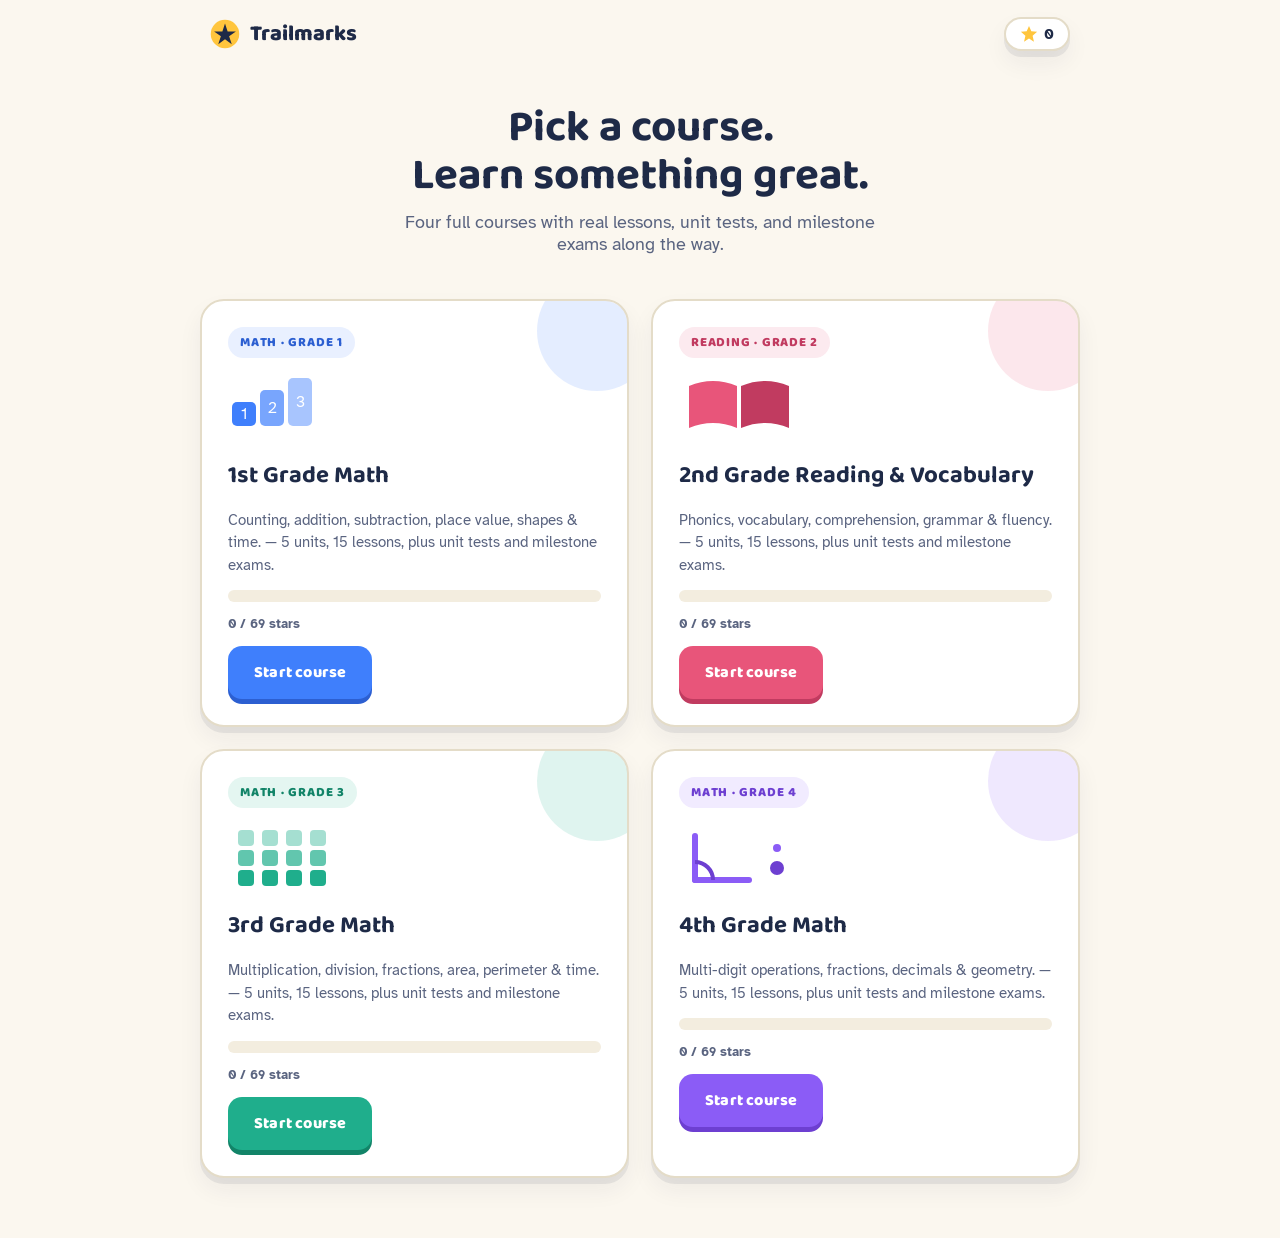
<file: index_temp.html>
<!DOCTYPE html>
<html lang="en">
<head>
<meta charset="UTF-8">
<meta name="viewport" content="width=device-width, initial-scale=1.0">
<title>Trailmarks — Learn Something Great</title>
<link rel="preconnect" href="https://fonts.googleapis.com">
<link href="https://fonts.googleapis.com/css2?family=Baloo+2:wght@500;700;800&family=Atkinson+Hyperlegible:wght@400;700&display=swap" rel="stylesheet">
<style>
:root{
  --paper:#FBF7EF;
  --paper-deep:#F3EDDF;
  --ink:#1E2A47;
  --ink-soft:#5A6480;
  --math:#3F7FFC;
  --math-dark:#2C5FD1;
  --math-tint:#E9F0FF;
  --read:#E8557A;
  --read-dark:#C13B60;
  --read-tint:#FCEAEF;
  --math3:#1FAE8C;
  --math3-dark:#128468;
  --math3-tint:#E4F6F1;
  --math4:#8B5CF6;
  --math4-dark:#6D3FD1;
  --math4-tint:#F1EBFF;
  --sun:#FFC53D;
  --leaf:#2FB380;
  --leaf-dark:#1F8F64;
  --wrong:#FF6B5E;
  --card:#FFFFFF;
  --line:#E4DCC8;
  --radius:20px;
  --shadow:0 6px 0 rgba(30,42,71,0.08), 0 12px 24px rgba(30,42,71,0.06);
}
*{box-sizing:border-box;}
html,body{margin:0;padding:0;}
body{
  background:var(--paper);
  color:var(--ink);
  font-family:'Atkinson Hyperlegible',sans-serif;
  min-height:100vh;
  -webkit-font-smoothing:antialiased;
}
h1,h2,h3,.display{font-family:'Baloo 2',sans-serif;}
button{font-family:inherit;cursor:pointer;}
.wrap{max-width:900px;margin:0 auto;padding:0 20px;}

/* header */
.site-header{
  display:flex;align-items:center;justify-content:space-between;
  padding:16px 20px;max-width:900px;margin:0 auto;
}
.brand{display:flex;align-items:center;gap:10px;font-family:'Baloo 2',sans-serif;font-weight:800;font-size:22px;color:var(--ink);background:none;border:none;padding:0;}
.brand svg{display:block;}
.stat-pill{
  display:flex;align-items:center;gap:6px;background:var(--card);
  border:2px solid var(--line);border-radius:999px;padding:6px 14px;
  font-weight:700;font-size:15px;box-shadow:var(--shadow);
}
.stat-pill .n{color:var(--ink);}

main{padding-bottom:60px;}

/* buttons */
.btn{
  border:none;border-radius:14px;padding:14px 26px;font-weight:800;font-size:16px;
  font-family:'Baloo 2',sans-serif;letter-spacing:.2px;transition:transform .08s ease, filter .15s;
}
.btn:active{transform:translateY(2px);}
.btn-math{background:var(--math);color:#fff;box-shadow:0 5px 0 var(--math-dark);}
.btn-math:active{box-shadow:0 2px 0 var(--math-dark);}
.btn-read{background:var(--read);color:#fff;box-shadow:0 5px 0 var(--read-dark);}
.btn-read:active{box-shadow:0 2px 0 var(--read-dark);}
.btn-math3{background:var(--math3);color:#fff;box-shadow:0 5px 0 var(--math3-dark);}
.btn-math3:active{box-shadow:0 2px 0 var(--math3-dark);}
.btn-math4{background:var(--math4);color:#fff;box-shadow:0 5px 0 var(--math4-dark);}
.btn-math4:active{box-shadow:0 2px 0 var(--math4-dark);}
.btn-leaf{background:var(--leaf);color:#fff;box-shadow:0 5px 0 var(--leaf-dark);}
.btn-leaf:active{box-shadow:0 2px 0 var(--leaf-dark);}
.btn-ghost{background:var(--card);color:var(--ink);border:2px solid var(--line);box-shadow:none;}
.btn:disabled{opacity:.45;cursor:not-allowed;}
.btn-row{display:flex;gap:12px;flex-wrap:wrap;}

.backlink{
  display:inline-flex;align-items:center;gap:6px;background:none;border:none;
  color:var(--ink-soft);font-weight:700;font-size:15px;padding:8px 0;margin-bottom:6px;
}
.backlink:hover{color:var(--ink);}

/* HOME */
.hero{padding:36px 20px 10px;max-width:900px;margin:0 auto;text-align:center;}
.hero h1{font-size:clamp(30px,5vw,44px);margin:0 0 10px;line-height:1.1;}
.hero p{color:var(--ink-soft);font-size:18px;margin:0 auto;max-width:520px;}
.course-grid{display:grid;grid-template-columns:1fr 1fr;gap:22px;max-width:920px;margin:34px auto 0;padding:0 20px;}
@media (max-width:680px){.course-grid{grid-template-columns:1fr;}}
.course-card{
  background:var(--card);border-radius:24px;padding:26px;box-shadow:var(--shadow);
  border:2px solid var(--line);text-align:left;display:flex;flex-direction:column;gap:14px;
  position:relative;overflow:hidden;
}
.course-card::after{content:'';position:absolute;top:-30px;right:-30px;width:120px;height:120px;border-radius:50%;opacity:.14;}
.course-card.math::after{background:var(--math);}
.course-card.read::after{background:var(--read);}
.course-card.math3::after{background:var(--math3);}
.course-card.math4::after{background:var(--math4);}
.course-badge{display:inline-flex;align-items:center;gap:8px;font-weight:800;font-family:'Baloo 2',sans-serif;font-size:13px;text-transform:uppercase;letter-spacing:.06em;padding:5px 12px;border-radius:999px;width:fit-content;}
.course-card.math .course-badge{background:var(--math-tint);color:var(--math-dark);}
.course-card.read .course-badge{background:var(--read-tint);color:var(--read-dark);}
.course-card.math3 .course-badge{background:var(--math3-tint);color:var(--math3-dark);}
.course-card.math4 .course-badge{background:var(--math4-tint);color:var(--math4-dark);}
.course-illustration{display:flex;align-items:center;height:70px;}
.course-card h2{margin:0;font-size:24px;}
.course-card p.desc{color:var(--ink-soft);margin:0;font-size:15px;line-height:1.5;}
.progress-track{background:var(--paper-deep);border-radius:999px;height:12px;overflow:hidden;}
.progress-fill{height:100%;border-radius:999px;transition:width .4s ease;}
.course-card.math .progress-fill{background:var(--math);}
.course-card.read .progress-fill{background:var(--read);}
.course-card.math3 .progress-fill{background:var(--math3);}
.course-card.math4 .progress-fill{background:var(--math4);}
.progress-label{font-size:13px;color:var(--ink-soft);font-weight:700;}

/* COURSE PAGE */
.course-head{padding:20px 20px 6px;max-width:900px;margin:0 auto;}
.course-head h1{font-size:30px;margin:6px 0 4px;}
.course-head .sub{color:var(--ink-soft);margin:0 0 6px;}
.course-progress-bar{max-width:900px;margin:0 auto 10px;padding:0 20px;}

.unit{max-width:640px;margin:38px auto 0;padding:0 20px;}
.unit-title{display:flex;align-items:center;gap:12px;margin-bottom:6px;}
.unit-num{
  width:34px;height:34px;border-radius:10px;display:flex;align-items:center;justify-content:center;
  font-family:'Baloo 2',sans-serif;font-weight:800;color:#fff;flex:none;font-size:15px;
}
.unit-title h3{margin:0;font-size:20px;}
.unit-desc{color:var(--ink-soft);font-size:14px;margin:0 0 18px 46px;}

.trail{position:relative;display:flex;flex-direction:column;align-items:center;gap:18px;padding:10px 0 6px;}
.trail-line{position:absolute;top:6px;bottom:6px;left:50%;width:0;border-left:4px dashed var(--line);transform:translateX(-50%);z-index:0;}
.trail-node-wrap{position:relative;z-index:1;display:flex;flex-direction:column;align-items:center;gap:6px;}
.node-btn{
  width:74px;height:74px;border-radius:50%;border:none;display:flex;align-items:center;justify-content:center;
  font-family:'Baloo 2',sans-serif;font-weight:800;font-size:24px;color:#fff;position:relative;
  box-shadow:var(--shadow);transition:transform .1s ease;
}
.node-btn:active{transform:scale(.95);}
.node-btn.locked{background:#D8D2C2;color:#a49d89;box-shadow:none;cursor:not-allowed;}
.node-btn.available.math{background:var(--math);box-shadow:0 5px 0 var(--math-dark);}
.node-btn.available.read{background:var(--read);box-shadow:0 5px 0 var(--read-dark);}
.node-btn.completed{background:var(--sun);color:#7a5300;box-shadow:0 5px 0 #d9a11f;}
.node-label{font-size:13px;font-weight:700;color:var(--ink-soft);text-align:center;max-width:130px;}
.node-stars{display:flex;gap:2px;}
.node-stars svg{width:12px;height:12px;}

/* UNIT INTRO */
.unit-intro-box{background:var(--card);border:2px solid var(--line);border-radius:var(--radius);padding:28px;box-shadow:var(--shadow);}
.unit-eyebrow{font-family:'Baloo 2',sans-serif;font-weight:800;font-size:13px;text-transform:uppercase;letter-spacing:.06em;color:var(--ink-soft);margin:0 0 6px;}
.unit-intro-box h2{margin:0 0 12px;font-size:26px;}
.unit-intro-box .overview-text{font-size:17px;line-height:1.65;margin:0 0 20px;}
.objective-list{list-style:none;margin:0 0 20px;padding:0;display:flex;flex-direction:column;gap:10px;}
.objective-list li{display:flex;gap:10px;align-items:flex-start;font-size:15.5px;line-height:1.5;}
.objective-list .check-badge{flex:none;width:22px;height:22px;border-radius:50%;display:flex;align-items:center;justify-content:center;color:#fff;font-size:12px;margin-top:1px;}
.lesson-preview{display:flex;flex-direction:column;gap:6px;margin:0 0 22px;padding:14px 16px;background:var(--paper-deep);border-radius:12px;}
.lesson-preview .lp-row{display:flex;align-items:center;gap:8px;font-size:14.5px;color:var(--ink-soft);}
.lesson-preview .lp-num{font-family:'Baloo 2',sans-serif;font-weight:800;color:var(--ink);}

/* NODE variants for intro/test */
.node-btn.squarish{border-radius:20px;}

/* EXAM BANNER */
.exam-banner{
  max-width:640px;margin:34px auto 0;padding:0 20px;
}
.exam-banner-inner{
  background:linear-gradient(135deg,#2C2A3A,#3A3652);color:#fff;border-radius:22px;padding:24px 26px;
  box-shadow:var(--shadow);display:flex;align-items:center;gap:18px;position:relative;overflow:hidden;
}
.exam-banner-inner.locked{background:#E4DCC8;color:#8b8368;box-shadow:none;}
.exam-icon{flex:none;width:52px;height:52px;border-radius:50%;background:var(--sun);display:flex;align-items:center;justify-content:center;font-size:24px;}
.exam-banner-inner.locked .exam-icon{background:#c9c1ac;}
.exam-text{flex:1;min-width:0;}
.exam-text .exam-eyebrow{font-family:'Baloo 2',sans-serif;font-weight:800;font-size:12px;text-transform:uppercase;letter-spacing:.08em;opacity:.7;margin:0 0 2px;}
.exam-text h3{margin:0 0 4px;font-size:19px;font-family:'Baloo 2',sans-serif;}
.exam-text p{margin:0;font-size:13.5px;opacity:.85;}
.exam-stars{display:flex;gap:2px;margin-top:6px;}
.exam-stars svg{width:14px;height:14px;}
.exam-banner-inner button{flex:none;}

/* COURSE SHELL (sidebar layout) */
.course-shell{display:flex;max-width:1100px;margin:0 auto;gap:0;align-items:flex-start;}
.course-sidebar{width:250px;flex:none;padding:20px 12px 40px;border-right:2px solid var(--line);position:sticky;top:0;align-self:flex-start;max-height:100vh;overflow-y:auto;}
.sidebar-head{display:flex;align-items:center;gap:10px;padding:6px 10px 18px;}
.sidebar-head .ic{width:36px;height:36px;border-radius:10px;display:flex;align-items:center;justify-content:center;color:#fff;font-family:'Baloo 2',sans-serif;font-weight:800;flex:none;}
.sidebar-head .txt strong{display:block;font-size:14.5px;line-height:1.3;}
.sidebar-head .txt span{font-size:11.5px;color:var(--ink-soft);}
.side-item{display:block;width:100%;text-align:left;background:none;border:none;border-radius:10px;padding:10px 10px;margin-bottom:2px;}
.side-item .si-eyebrow{font-size:10.5px;font-weight:800;text-transform:uppercase;letter-spacing:.06em;color:var(--ink-soft);}
.side-item .si-title{font-size:14px;font-weight:700;color:var(--ink);}
.side-item.active{background:var(--paper-deep);}
.side-item.exam{border-top:1px dashed var(--line);border-radius:0;padding-top:12px;margin-top:8px;}
.course-main{flex:1;min-width:0;padding:24px 32px 60px;}
@media (max-width:800px){
  .course-shell{flex-direction:column;}
  .course-sidebar{width:100%;position:static;border-right:none;border-bottom:2px solid var(--line);display:flex;overflow-x:auto;gap:4px;max-height:none;}
  .sidebar-head{display:none;}
  .side-item{flex:none;width:auto;white-space:nowrap;border-top:none !important;margin-top:0 !important;}
  .course-main{padding:20px;}
}

.unit-page-head{margin-bottom:6px;}
.unit-page-head .eyebrow{font-size:13px;font-weight:800;color:var(--ink-soft);text-transform:uppercase;letter-spacing:.06em;margin:0 0 4px;}
.unit-page-head h1{font-size:27px;margin:0 0 6px;}
.unit-page-head .possible{font-size:13.5px;color:var(--ink-soft);margin:0;}

.squares-row{display:flex;align-items:center;gap:8px;margin:16px 0 24px;flex-wrap:wrap;}
.sq-node{width:30px;height:30px;border-radius:8px;border:2px solid var(--line);display:flex;align-items:center;justify-content:center;font-size:13px;background:#fff;color:var(--ink-soft);font-weight:700;}
.sq-node.done{background:var(--leaf);border-color:var(--leaf-dark);color:#fff;}
.sq-node.star{border-radius:50%;}
.sq-node.star.done{background:var(--sun);border-color:#d9a11f;color:#7a5300;}

.about-unit{background:var(--card);border:2px solid var(--line);border-radius:16px;padding:20px 22px;margin-bottom:26px;}
.about-unit h3{margin:0 0 8px;font-size:15px;font-family:'Baloo 2',sans-serif;text-transform:uppercase;letter-spacing:.04em;color:var(--ink-soft);}
.about-unit p{margin:0 0 14px;font-size:15.5px;line-height:1.65;color:var(--ink);}
.about-unit .objective-list{margin:0;}

.lesson-row{display:flex;align-items:center;gap:16px;background:var(--card);border:2px solid var(--line);border-radius:16px;padding:16px 18px;margin-bottom:12px;}
.lesson-row .lr-icon{width:42px;height:42px;border-radius:50%;flex:none;display:flex;align-items:center;justify-content:center;font-family:'Baloo 2',sans-serif;font-weight:800;color:#fff;font-size:16px;}
.lesson-row.test .lr-icon{border-radius:12px;background:var(--sun);color:#7a5300;}
.lesson-row .lr-body{flex:1;min-width:0;}
.lesson-row .lr-title{font-weight:700;font-size:15.5px;margin:0 0 2px;}
.lesson-row .lr-status{font-size:13px;color:var(--ink-soft);margin:0;}
.lesson-row .lr-stars{display:flex;gap:2px;margin-top:4px;}
.lesson-row .lr-stars svg{width:12px;height:12px;}
.lesson-row .lr-action{flex:none;}
.lesson-row.locked{opacity:.55;}
.btn-small{padding:9px 16px;font-size:14px;}

.exam-page-card{background:linear-gradient(135deg,#2C2A3A,#3A3652);color:#fff;border-radius:22px;padding:36px 30px;text-align:center;max-width:520px;margin:10px auto 0;}
.exam-page-card.locked{background:#E4DCC8;color:#8b8368;}
.exam-page-card .exam-icon-big{width:64px;height:64px;border-radius:50%;background:var(--sun);display:flex;align-items:center;justify-content:center;font-size:28px;margin:0 auto 16px;}
.exam-page-card.locked .exam-icon-big{background:#c9c1ac;}
.exam-page-card h1{margin:0 0 6px;font-size:24px;}
.exam-page-card p{margin:0 0 18px;opacity:.85;font-size:14.5px;}

.lesson-meta{font-size:12.5px;font-weight:800;color:var(--ink-soft);text-transform:uppercase;letter-spacing:.05em;margin:0 0 6px;}
.lesson-objective{background:var(--paper-deep);border-radius:10px;padding:10px 14px;font-size:14.5px;margin:10px 0 18px;}

/* LESSON TEACH */
.lesson-card{max-width:640px;margin:20px auto;padding:0 20px;}
.teach-box{background:var(--card);border:2px solid var(--line);border-radius:var(--radius);padding:28px;box-shadow:var(--shadow);}
.teach-box h2{margin:0 0 10px;font-size:26px;}
.teach-box .teach-text{font-size:17px;line-height:1.65;color:var(--ink);}
.teach-visual{margin:18px 0;display:flex;justify-content:center;}
.example-box{background:var(--paper-deep);border-radius:14px;padding:16px 18px;margin-top:14px;font-size:15px;}
.example-box b{font-family:'Baloo 2',sans-serif;}

/* PRACTICE */
.practice-wrap{max-width:640px;margin:16px auto;padding:0 20px;}
.progress-dots{display:flex;gap:8px;justify-content:center;margin-bottom:22px;}
.progress-dots .dot{width:34px;height:8px;border-radius:5px;background:var(--line);}
.progress-dots .dot.done-correct{background:var(--leaf);}
.progress-dots .dot.done-wrong{background:var(--wrong);}
.progress-dots .dot.current{background:var(--ink-soft);}
.q-card{background:var(--card);border:2px solid var(--line);border-radius:var(--radius);padding:28px;box-shadow:var(--shadow);}
.q-prompt{font-size:20px;font-weight:700;margin:0 0 6px;line-height:1.4;}
.q-passage{background:var(--paper-deep);border-radius:12px;padding:14px 16px;font-size:15px;line-height:1.6;margin-bottom:14px;}
.q-visual{display:flex;justify-content:center;margin:14px 0;}
.choices{display:grid;grid-template-columns:1fr 1fr;gap:12px;margin-top:16px;}
@media (max-width:520px){.choices{grid-template-columns:1fr;}}
.choice-btn{
  background:var(--card);border:2px solid var(--line);border-radius:14px;padding:14px 16px;
  font-size:16px;font-weight:700;text-align:left;color:var(--ink);transition:.12s;
}
.choice-btn:hover:not(:disabled){border-color:var(--ink-soft);}
.choice-btn.correct{background:#EAF9F1;border-color:var(--leaf);color:var(--leaf-dark);}
.choice-btn.wrong{background:#FFEFED;border-color:var(--wrong);color:#B8392E;}
.choice-btn:disabled{cursor:default;}
.feedback-bar{
  display:flex;align-items:center;gap:12px;margin-top:18px;padding:14px 16px;border-radius:14px;
  font-weight:700;font-size:15px;
}
.feedback-bar.good{background:#EAF9F1;color:var(--leaf-dark);}
.feedback-bar.bad{background:#FFEFED;color:#B8392E;}
.mascot{width:40px;height:40px;flex:none;}
.practice-footer{display:flex;justify-content:flex-end;margin-top:18px;}

/* RESULT */
.result-wrap{max-width:520px;margin:60px auto;padding:0 20px;text-align:center;}
.result-stars{display:flex;justify-content:center;gap:14px;margin:20px 0;}
.result-stars svg{width:56px;height:56px;}
.result-title{font-size:28px;margin:0 0 6px;}
.result-sub{color:var(--ink-soft);font-size:16px;margin:0 0 26px;}

.sr-only{position:absolute;width:1px;height:1px;overflow:hidden;clip:rect(0,0,0,0);}
:focus-visible{outline:3px solid var(--math);outline-offset:2px;}

@media (prefers-reduced-motion: reduce){
  *{transition:none !important;animation:none !important;}
}
</style>
</head>
<body>
<header class="site-header">
  <button class="brand" id="logoBtn" aria-label="Go to home">
    <svg width="30" height="30" viewBox="0 0 40 40"><circle cx="20" cy="20" r="19" fill="#FFC53D"/><path d="M20 6 L23.5 16.5 L34.5 16.5 L25.5 23 L29 33.5 L20 27 L11 33.5 L14.5 23 L5.5 16.5 L16.5 16.5 Z" fill="#1E2A47"/></svg>
    Trailmarks
  </button>
  <div class="stat-pill" id="starPill" aria-live="polite">
    <svg width="18" height="18" viewBox="0 0 20 20"><path d="M10 1 L12.6 7 L19 7.6 L14 12 L15.5 18.5 L10 15 L4.5 18.5 L6 12 L1 7.6 L7.4 7 Z" fill="#FFC53D"/></svg>
    <span class="n" id="starCount">0</span>
  </div>
</header>
<main id="app"></main>

<script>
/* ---------------------------------------------------------------
   UTILITIES
--------------------------------------------------------------- */
function randInt(min,max){return Math.floor(Math.random()*(max-min+1))+min;}
function pick(arr){return arr[randInt(0,arr.length-1)];}
function shuffle(arr){
  const a=arr.slice();
  for(let i=a.length-1;i>0;i--){const j=randInt(0,i);[a[i],a[j]]=[a[j],a[i]];}
  return a;
}
function el(html){const t=document.createElement('template');t.innerHTML=html.trim();return t.content.firstElementChild;}
function esc(s){return String(s).replace(/&/g,'&amp;').replace(/</g,'&lt;').replace(/>/g,'&gt;');}

function buildChoices(correctLabel, distractors){
  const pool=[correctLabel, ...distractors.filter(d=>String(d)!==String(correctLabel))];
  const uniq=[...new Set(pool.map(String))].slice(0,4);
  if(!uniq.includes(String(correctLabel))) uniq[0]=String(correctLabel);
  return shuffle(uniq).map(label=>({label, correct:String(label)===String(correctLabel)}));
}
function uniqueQuestions(genFn,count){
  const out=[]; const seen=new Set(); let tries=0;
  while(out.length<count && tries<200){
    tries++;
    const q=genFn();
    const key=q.prompt;
    if(!seen.has(key)){seen.add(key);out.push(q);}
  }
  return out;
}

/* ---------------------------------------------------------------
   SVG HELPERS (mascot, stars, clocks, shapes, dots, bars)
--------------------------------------------------------------- */
function starIcon(filled){
  return `<svg viewBox="0 0 20 20"><path d="M10 1 L12.6 7 L19 7.6 L14 12 L15.5 18.5 L10 15 L4.5 18.5 L6 12 L1 7.6 L7.4 7 Z" fill="${filled?'#FFC53D':'#E4DCC8'}"/></svg>`;
}
function mascotSVG(mood){
  // mood: 'happy' | 'sad' | 'neutral'
  const mouth = mood==='happy' ? '<path d="M13 24 Q20 30 27 24" stroke="#1E2A47" stroke-width="2.4" fill="none" stroke-linecap="round"/>'
              : mood==='sad' ? '<path d="M13 27 Q20 22 27 27" stroke="#1E2A47" stroke-width="2.4" fill="none" stroke-linecap="round"/>'
              : '<path d="M14 25 Q20 27 26 25" stroke="#1E2A47" stroke-width="2.4" fill="none" stroke-linecap="round"/>';
  return `<svg viewBox="0 0 40 40" xmlns="http://www.w3.org/2000/svg">
    <circle cx="20" cy="20" r="19" fill="#FFC53D"/>
    <circle cx="14" cy="17" r="2.6" fill="#1E2A47"/>
    <circle cx="26" cy="17" r="2.6" fill="#1E2A47"/>
    ${mouth}
  </svg>`;
}
function clockSVG(hour,minute){
  const cx=60,cy=60;
  function pt(angleDeg,len){const rad=(angleDeg-90)*Math.PI/180;return [cx+len*Math.cos(rad),cy+len*Math.sin(rad)];}
  const minuteAngle=(minute/60)*360;
  const hourAngle=((hour%12)/12)*360 + (minute/60)*30;
  const [mx,my]=pt(minuteAngle,42);
  const [hx,hy]=pt(hourAngle,26);
  let ticks='';
  for(let i=0;i<12;i++){
    const a=i*30;
    const [x1,y1]=pt(a,50), [x2,y2]=pt(a,44);
    ticks+=`<line x1="${x1}" y1="${y1}" x2="${x2}" y2="${y2}" stroke="#1E2A47" stroke-width="2"/>`;
  }
  return `<svg viewBox="0 0 120 120" width="160" height="160">
    <circle cx="60" cy="60" r="56" fill="#fff" stroke="#1E2A47" stroke-width="4"/>
    ${ticks}
    <line x1="60" y1="60" x2="${hx}" y2="${hy}" stroke="#1E2A47" stroke-width="5" stroke-linecap="round"/>
    <line x1="60" y1="60" x2="${mx}" y2="${my}" stroke="#3F7FFC" stroke-width="3.5" stroke-linecap="round"/>
    <circle cx="60" cy="60" r="4" fill="#1E2A47"/>
  </svg>`;
}
function polyPoints(sides,cx,cy,r){
  const pts=[];
  for(let i=0;i<sides;i++){
    const a=(i*(360/sides)-90)*Math.PI/180;
    pts.push(`${(cx+r*Math.cos(a)).toFixed(1)},${(cy+r*Math.sin(a)).toFixed(1)}`);
  }
  return pts.join(' ');
}
function shapeSVG(name){
  const s='stroke="#1E2A47" stroke-width="4" fill="#E9F0FF"';
  let inner='';
  switch(name){
    case 'circle': inner=`<circle cx="50" cy="50" r="38" ${s}/>`; break;
    case 'square': inner=`<rect x="14" y="14" width="72" height="72" ${s}/>`; break;
    case 'rectangle': inner=`<rect x="6" y="26" width="88" height="48" ${s}/>`; break;
    case 'triangle': inner=`<polygon points="${polyPoints(3,50,52,42)}" ${s}/>`; break;
    case 'pentagon': inner=`<polygon points="${polyPoints(5,50,52,40)}" ${s}/>`; break;
    case 'hexagon': inner=`<polygon points="${polyPoints(6,50,50,40)}" ${s}/>`; break;
    case 'cube': inner=`<rect x="16" y="30" width="50" height="50" ${s}/><rect x="30" y="16" width="50" height="50" fill="#fff" stroke="#1E2A47" stroke-width="4"/><line x1="16" y1="30" x2="30" y2="16" stroke="#1E2A47" stroke-width="4"/><line x1="66" y1="30" x2="80" y2="16" stroke="#1E2A47" stroke-width="4"/><line x1="66" y1="80" x2="80" y2="66" stroke="#1E2A47" stroke-width="4"/>`; break;
    case 'sphere': inner=`<circle cx="50" cy="50" r="38" ${s}/><ellipse cx="50" cy="58" rx="30" ry="10" fill="none" stroke="#1E2A47" stroke-width="2" opacity=".5"/>`; break;
    case 'cone': inner=`<polygon points="50,10 20,80 80,80" ${s}/><ellipse cx="50" cy="80" rx="30" ry="9" fill="#E9F0FF" stroke="#1E2A47" stroke-width="4"/>`; break;
    default: inner=`<circle cx="50" cy="50" r="38" ${s}/>`;
  }
  return `<svg viewBox="0 0 100 100" width="120" height="120">${inner}</svg>`;
}
function dotGridHTML(emoji,n){
  let out='<div style="display:flex;flex-wrap:wrap;gap:6px;max-width:260px;justify-content:center;">';
  for(let i=0;i<n;i++) out+=`<span style="font-size:26px;line-height:1;">${emoji}</span>`;
  out+='</div>';
  return out;
}
function barHTML(units,color){
  let out=`<div style="display:flex;gap:3px;align-items:flex-end;">`;
  for(let i=0;i<units;i++) out+=`<div style="width:22px;height:34px;background:${color};border:2px solid #1E2A47;border-radius:4px;"></div>`;
  out+='</div>';
  return out;
}
function arrayGridHTML(rows,cols,color){
  color=color||'#3F7FFC';
  let out=`<div style="display:inline-flex;flex-direction:column;gap:5px;">`;
  for(let r=0;r<rows;r++){
    out+=`<div style="display:flex;gap:5px;">`;
    for(let c=0;c<cols;c++) out+=`<div style="width:20px;height:20px;border-radius:5px;background:${color};"></div>`;
    out+='</div>';
  }
  out+='</div>';
  return out;
}
function fractionBarSVG(denom,numerator,color){
  color=color||'#1FAE8C';
  const w=240,h=54,segW=w/denom;
  let segs='';
  for(let i=0;i<denom;i++){
    segs+=`<rect x="${(i*segW).toFixed(1)}" y="0" width="${segW.toFixed(1)}" height="${h}" fill="${i<numerator?color:'#fff'}" stroke="#1E2A47" stroke-width="2.5"/>`;
  }
  return `<svg viewBox="0 0 ${w} ${h}" width="240" height="54">${segs}</svg>`;
}
function fractionNumberLineSVG(denom,numerator){
  const w=280,y=40;
  let ticks='';
  for(let i=0;i<=denom;i++){
    const x=20+(i*(w-40)/denom);
    ticks+=`<line x1="${x}" y1="${y-8}" x2="${x}" y2="${y+8}" stroke="#1E2A47" stroke-width="2"/>`;
    if(i===0) ticks+=`<text x="${x}" y="${y+26}" font-size="13" text-anchor="middle" fill="#5A6480">0</text>`;
    if(i===denom) ticks+=`<text x="${x}" y="${y+26}" font-size="13" text-anchor="middle" fill="#5A6480">1</text>`;
  }
  const px=20+(numerator*(w-40)/denom);
  return `<svg viewBox="0 0 ${w} 74" width="280" height="74">
    <line x1="20" y1="${y}" x2="${w-20}" y2="${y}" stroke="#1E2A47" stroke-width="3"/>
    ${ticks}
    <circle cx="${px}" cy="${y}" r="7" fill="#E8557A" stroke="#1E2A47" stroke-width="2"/>
  </svg>`;
}
function areaGridSVG(rows,cols){
  const size=26,w=cols*size,h=rows*size;
  let cells='';
  for(let r=0;r<rows;r++) for(let c=0;c<cols;c++){
    cells+=`<rect x="${c*size}" y="${r*size}" width="${size}" height="${size}" fill="#E9F0FF" stroke="#1E2A47" stroke-width="1.5"/>`;
  }
  return `<svg viewBox="0 0 ${w} ${h}" width="${Math.min(w,260)}" height="${Math.min(h,180)*(w>260?260/w:1)}">${cells}</svg>`;
}
function rectangleSVG(length,width){
  const scale=14, w=length*scale, h=width*scale, pad=30;
  return `<svg viewBox="0 0 ${w+pad*2} ${h+pad*2}" width="220" height="160">
    <rect x="${pad}" y="${pad}" width="${w}" height="${h}" fill="#E9F0FF" stroke="#1E2A47" stroke-width="3"/>
    <text x="${pad+w/2}" y="${pad-10}" font-size="15" text-anchor="middle" fill="#1E2A47" font-weight="bold">${length}</text>
    <text x="${pad-14}" y="${pad+h/2}" font-size="15" text-anchor="middle" fill="#1E2A47" font-weight="bold" transform="rotate(-90 ${pad-14} ${pad+h/2})">${width}</text>
  </svg>`;
}
function angleSVG(degrees){
  const cx=20,cy=100;
  const rad=(-degrees)*Math.PI/180;
  const x2=cx+90*Math.cos(rad), y2=cy+90*Math.sin(rad);
  return `<svg viewBox="0 0 140 120" width="160" height="140">
    <line x1="${cx}" y1="${cy}" x2="110" y2="${cy}" stroke="#1E2A47" stroke-width="4" stroke-linecap="round"/>
    <line x1="${cx}" y1="${cy}" x2="${x2.toFixed(1)}" y2="${y2.toFixed(1)}" stroke="#1E2A47" stroke-width="4" stroke-linecap="round"/>
    <path d="M ${cx+22} ${cy} A 22 22 0 0 0 ${(cx+22*Math.cos(rad)).toFixed(1)} ${(cy+22*Math.sin(rad)).toFixed(1)}" fill="none" stroke="#3F7FFC" stroke-width="2.5"/>
  </svg>`;
}

/* ---------------------------------------------------------------
   MATH QUESTION GENERATORS
--------------------------------------------------------------- */
const COUNT_ITEMS={'🍎':'apples','⭐':'stars','🚗':'cars','🐝':'bees','🎈':'balloons','🐟':'fish'};

function genCounting(){
  const n=randInt(5,20);
  const emoji=pick(Object.keys(COUNT_ITEMS));
  const distractors=[n-1,n+1,n-2,n+2].filter(x=>x>=1 && x<=25 && x!==n);
  return {
    prompt:`How many ${COUNT_ITEMS[emoji]} do you see?`,
    visual:dotGridHTML(emoji,n),
    choices:buildChoices(n,shuffle(distractors))
  };
}
function genCompare(){
  const mode=pick(['symbol','greater']);
  const a=randInt(0,100), bRaw=randInt(0,100);
  const b = Math.random()<0.15 ? a : bRaw;
  if(mode==='symbol'){
    const correct = a>b?'>':a<b?'<':'=';
    return {prompt:`Which symbol makes this true?  ${a} ___ ${b}`, choices:buildChoices(correct,['<','>','='])};
  } else {
    if(a===b){
      return {prompt:`Which is true about ${a} and ${b}?`, choices:buildChoices('They are equal',['The first is greater','The second is greater'])};
    }
    const bigger=Math.max(a,b), smaller=Math.min(a,b);
    return {prompt:`Which number is greater?`, choices:buildChoices(bigger,[smaller])};
  }
}
function genSkip(){
  const step=pick([2,5,10]);
  const start=randInt(0,4)*step;
  const seq=[start,start+step,start+2*step,start+3*step];
  const answer=start+4*step;
  const distractors=[answer+step,answer-step,answer+1,answer-1].filter(x=>x!==answer && x>=0);
  return {prompt:`What number comes next?  ${seq.join(', ')}, ___`, choices:buildChoices(answer,shuffle(distractors))};
}
function genAddBasic(){
  const a=randInt(0,9), b=randInt(0,Math.min(9,10-a));
  const sum=a+b;
  const distractors=[sum+1,sum-1,sum+2,a+b+1===sum?sum-2:sum-2].filter(x=>x>=0 && x<=18 && x!==sum);
  return {prompt:`${a} + ${b} = ?`, choices:buildChoices(sum,shuffle(distractors))};
}
function genAddStrategy(){
  if(Math.random()<0.5){
    const n=randInt(1,9);
    return {prompt:`${n} + ${n} = ? (this is a doubles fact!)`, choices:buildChoices(n+n,[n+n+1,n+n-1,n+n+2])};
  } else {
    const a=randInt(1,9), b=pick([1,2,3]);
    return {prompt:`${a} + ${b} = ? (try counting on from ${a})`, choices:buildChoices(a+b,[a+b+1,a+b-1,a+1])};
  }
}
const WORD_NOUNS=['ducks','apples','marbles','stickers','books','frogs','crayons'];
function genAddWord(){
  const a=randInt(3,12), b=randInt(2,Math.min(15,20-a));
  const sum=a+b;
  const noun=pick(WORD_NOUNS);
  const templates=[
    `There are ${a} ${noun} in the yard. ${b} more ${noun} arrive. How many ${noun} are there now?`,
    `Ravi has ${a} ${noun}. His friend gives him ${b} more ${noun}. How many ${noun} does Ravi have now?`
  ];
  return {prompt:pick(templates), choices:buildChoices(sum,[sum+1,sum-1,a-b<0?sum+2:Math.abs(a-b)])};
}
function genSubBasic(){
  const a=randInt(2,10), b=randInt(0,a);
  const diff=a-b;
  return {prompt:`${a} - ${b} = ?`, choices:buildChoices(diff,[diff+1,diff-1<0?diff+2:diff-1,diff+2])};
}
function genSubStrategy(){
  const a=randInt(5,10), b=randInt(1,a-1), c=a-b;
  return {prompt:`If ${a} - ${b} = ${c}, what is ${a} - ${c}?`, choices:buildChoices(b,[c,a,b+1])};
}
function genSubWord(){
  const a=randInt(11,20), b=randInt(1,a-1);
  const diff=a-b;
  const noun=pick(WORD_NOUNS);
  return {prompt:`There are ${a} ${noun}. ${b} ${noun} are given away. How many ${noun} are left?`, choices:buildChoices(diff,[diff+1,diff-1<0?diff+2:diff-1,a-diff===b?diff+2:b])};
}
function genPlaceValue(){
  const n=randInt(10,99);
  const tens=Math.floor(n/10), ones=n%10;
  if(Math.random()<0.5){
    return {prompt:`How many tens are in ${n}?`, choices:buildChoices(tens,[tens+1,tens-1<0?tens+2:tens-1,ones])};
  } else {
    return {prompt:`How many ones are in ${n}?`, choices:buildChoices(ones,[ones+1>9?ones-1:ones+1,tens,9-ones])};
  }
}
function genBuildNumber(){
  const tens=randInt(1,9), ones=randInt(0,9);
  const n=tens*10+ones;
  return {prompt:`${tens} tens and ${ones} ones = ?`, choices:buildChoices(n,[n+10,n-10<0?n+1:n-10,ones*10+tens])};
}
function genCompareTwoDigit(){
  let a=randInt(10,99), b=randInt(10,99);
  while(a===b) b=randInt(10,99);
  return {prompt:`Which number is greater?`, choices:buildChoices(Math.max(a,b),[Math.min(a,b)])};
}
const SHAPE_POOL=[
  ()=>({prompt:'What shape is this?', visual:shapeSVG('circle'), choices:buildChoices('Circle',['Square','Triangle','Hexagon'])}),
  ()=>({prompt:'What shape is this?', visual:shapeSVG('triangle'), choices:buildChoices('Triangle',['Square','Circle','Pentagon'])}),
  ()=>({prompt:'What shape is this?', visual:shapeSVG('square'), choices:buildChoices('Square',['Rectangle','Triangle','Circle'])}),
  ()=>({prompt:'What shape is this?', visual:shapeSVG('rectangle'), choices:buildChoices('Rectangle',['Square','Hexagon','Circle'])}),
  ()=>({prompt:'What shape is this?', visual:shapeSVG('pentagon'), choices:buildChoices('Pentagon',['Hexagon','Square','Triangle'])}),
  ()=>({prompt:'What shape is this?', visual:shapeSVG('hexagon'), choices:buildChoices('Hexagon',['Pentagon','Rectangle','Circle'])}),
  ()=>({prompt:'How many sides does a triangle have?', choices:buildChoices(3,[4,5,2])}),
  ()=>({prompt:'How many sides does a square have?', choices:buildChoices(4,[3,5,6])}),
  ()=>({prompt:'This solid shape is round all over. What is it called?', visual:shapeSVG('sphere'), choices:buildChoices('Sphere',['Cube','Cone','Circle'])}),
  ()=>({prompt:'This solid shape has a point on top and a round base. What is it called?', visual:shapeSVG('cone'), choices:buildChoices('Cone',['Cube','Sphere','Triangle'])}),
  ()=>({prompt:'This solid shape has 6 flat square faces. What is it called?', visual:shapeSVG('cube'), choices:buildChoices('Cube',['Sphere','Cone','Square'])}),
];
function genShapesSet(count=5){ return shuffle(SHAPE_POOL).slice(0,count).map(f=>f()); }

function genMeasure(){
  if(Math.random()<0.5){
    const len=randInt(3,10);
    return {prompt:'How many units long is this bar?', visual:barHTML(len,'#3F7FFC'), choices:buildChoices(len,[len+1,len-1,len+2])};
  } else {
    let a=randInt(3,12), b=randInt(3,12);
    while(a===b) b=randInt(3,12);
    const visual=`<div style="display:flex;flex-direction:column;gap:10px;align-items:flex-start;">
      <div>A: ${barHTML(a,'#3F7FFC')}</div><div>B: ${barHTML(b,'#E8557A')}</div></div>`;
    const answer = a>b?'Bar A':'Bar B';
    return {prompt:'Which bar is longer?', visual, choices:buildChoices(answer,[answer==='Bar A'?'Bar B':'Bar A'])};
  }
}
function genTime(){
  const hour=randInt(1,12), minute=pick([0,30]);
  const label=`${hour}:${minute===0?'00':'30'}`;
  const distractors=new Set();
  while(distractors.size<3){
    const h2=randInt(1,12), m2=pick([0,30]);
    const l2=`${h2}:${m2===0?'00':'30'}`;
    if(l2!==label) distractors.add(l2);
  }
  return {prompt:'What time does the clock show?', visual:clockSVG(hour,minute), choices:buildChoices(label,[...distractors])};
}

/* ---------- GRADE 3 GENERATORS ---------- */
function genArrayMult(){
  const rows=randInt(2,9), cols=randInt(2,9);
  const product=rows*cols;
  const distractors=[product+rows,product-rows,product+cols,product-cols,rows+cols].filter(x=>x>0&&x!==product);
  return {prompt:`This array shows ${rows} rows of ${cols}. What is ${rows} × ${cols}?`, visual:arrayGridHTML(rows,cols), choices:buildChoices(product,shuffle(distractors))};
}
function genMultProperty(){
  const mode=pick(['commutative','zero','one']);
  if(mode==='commutative'){
    const a=randInt(2,9), b=randInt(2,9);
    const known=a*b;
    return {prompt:`If ${a} × ${b} = ${known}, what is ${b} × ${a}?`, choices:buildChoices(known,[known+a,known-b,a+b])};
  } else if(mode==='zero'){
    const a=randInt(2,12);
    return {prompt:`What is ${a} × 0?`, choices:buildChoices(0,[a,1,a*a])};
  } else {
    const a=randInt(2,12);
    return {prompt:`What is ${a} × 1?`, choices:buildChoices(a,[0,a+1,a-1])};
  }
}
function genMultWord(){
  const nouns=['stickers','marbles','apples','cookies','pencils'];
  const groups=randInt(2,9), each=randInt(2,9), noun=pick(nouns);
  const product=groups*each;
  const templates=[
    `There are ${groups} bags with ${each} ${noun} in each bag. How many ${noun} in all?`,
    `A teacher gives ${each} ${noun} to each of ${groups} students. How many ${noun} does she give out in all?`
  ];
  return {prompt:pick(templates), choices:buildChoices(product,[product+each,product-each,groups+each])};
}
function genDivShare(){
  const groups=randInt(2,9), each=randInt(2,9);
  const total=groups*each;
  return {prompt:`If you share ${total} candies equally among ${groups} friends, how many does each friend get?`, choices:buildChoices(each,[each+1,each-1<0?each+2:each-1,groups])};
}
function genDivFactFamily(){
  const b=randInt(2,9), c=randInt(2,9);
  const a=b*c;
  return {prompt:`If ${b} × ${c} = ${a}, what is ${a} ÷ ${b}?`, choices:buildChoices(c,[b,a,c+1])};
}
function genDivWord(){
  const divisor=randInt(2,9), quotient=randInt(2,9);
  const dividend=divisor*quotient;
  const noun=pick(['cupcakes','toy cars','erasers','balloons']);
  return {prompt:`There are ${dividend} ${noun} shared equally into ${divisor} boxes. How many ${noun} are in each box?`, choices:buildChoices(quotient,[quotient+1,quotient-1<0?quotient+2:quotient-1,divisor])};
}
function genSkipMult(){
  const step=pick([3,4,6,7,8,9]);
  const start=randInt(0,3)*step;
  const seq=[start,start+step,start+2*step];
  const answer=start+3*step;
  const distractors=[answer+step,answer-step,answer+1,answer-1].filter(x=>x!==answer&&x>=0);
  return {prompt:`What number comes next? ${seq.join(', ')}, ___`, choices:buildChoices(answer,shuffle(distractors))};
}
function genMultFact(){
  const a=randInt(2,10), b=randInt(2,10);
  const product=a*b;
  return {prompt:`${a} × ${b} = ?`, choices:buildChoices(product,[product+a,product-a,product+b])};
}
function genTwoStep(){
  const groups=randInt(2,6), each=randInt(2,6), extra=randInt(2,10);
  const op=pick(['add','sub']);
  const noun=pick(['pencils','stickers','trading cards']);
  const base=groups*each;
  const answer=op==='add'?base+extra:base-extra;
  const verb=op==='add'?`then buys ${extra} more ${noun}`:`then gives away ${extra} ${noun}`;
  return {prompt:`Sam buys ${groups} packs of ${noun} with ${each} in each pack, ${verb}. How many ${noun} does Sam have now?`, choices:buildChoices(answer,[base,answer+extra,Math.abs(answer-extra)])};
}
function genFractionID(){
  const denom=randInt(2,8), numerator=randInt(1,denom-1);
  const label=`${numerator}/${denom}`;
  const distractors=new Set();
  while(distractors.size<3){ const n2=randInt(1,denom-1); if(`${n2}/${denom}`!==label) distractors.add(`${n2}/${denom}`); }
  return {prompt:'What fraction of the bar is shaded?', visual:fractionBarSVG(denom,numerator), choices:buildChoices(label,[...distractors])};
}
function genFractionCompare(){
  const denom=randInt(2,9);
  let n1=randInt(1,denom-1), n2=randInt(1,denom-1);
  while(n1===n2) n2=randInt(1,denom-1);
  const bigger=n1>n2?`${n1}/${denom}`:`${n2}/${denom}`, smaller=n1>n2?`${n2}/${denom}`:`${n1}/${denom}`;
  return {prompt:'Which fraction is greater?', choices:buildChoices(bigger,[smaller])};
}
function genFractionNumberLine(){
  const denom=randInt(2,8), numerator=randInt(1,denom-1);
  const label=`${numerator}/${denom}`;
  const distractors=new Set();
  while(distractors.size<3){ const n2=randInt(1,denom-1); if(`${n2}/${denom}`!==label) distractors.add(`${n2}/${denom}`); }
  return {prompt:'What fraction is marked on the number line?', visual:fractionNumberLineSVG(denom,numerator), choices:buildChoices(label,[...distractors])};
}
function genArea(){
  const rows=randInt(2,9), cols=randInt(2,9);
  const area=rows*cols;
  return {prompt:'What is the area of this rectangle, in square units?', visual:areaGridSVG(rows,cols), choices:buildChoices(area,[area+rows,area-cols,rows+cols])};
}
function genPerimeter(){
  const length=randInt(3,12), width=randInt(2,10);
  const perimeter=2*(length+width);
  return {prompt:'What is the perimeter of this rectangle?', visual:rectangleSVG(length,width), choices:buildChoices(perimeter,[length*width,perimeter+2,perimeter-2])};
}
function genElapsedTime(){
  const startHour=randInt(1,11), startMin=pick([0,15,30,45]);
  const duration=pick([15,30,45,60,90]);
  const totalMin=startHour*60+startMin+duration;
  let endHour=Math.floor(totalMin/60)%12; if(endHour===0) endHour=12;
  const endMin=totalMin%60;
  const label=`${endHour}:${endMin.toString().padStart(2,'0')}`;
  const distractors=new Set();
  while(distractors.size<3){
    const h2=randInt(1,12), m2=pick([0,15,30,45]);
    const l2=`${h2}:${m2.toString().padStart(2,'0')}`;
    if(l2!==label) distractors.add(l2);
  }
  return {prompt:`A movie starts at ${startHour}:${startMin.toString().padStart(2,'0')} and lasts ${duration} minutes. What time does it end?`, choices:buildChoices(label,[...distractors])};
}

/* ---------- GRADE 4 GENERATORS ---------- */
function genPlaceValueBig(){
  let digits=shuffle([0,1,2,3,4,5,6,7,8,9]).slice(0,6);
  if(digits[0]===0){ const t=digits[0]; digits[0]=digits[1]; digits[1]=t; }
  const n=parseInt(digits.join(''));
  const idx=randInt(0,5);
  const digit=digits[idx];
  const posFromRight=5-idx;
  const placeValue=digit*Math.pow(10,posFromRight);
  return {prompt:`In the number ${n.toLocaleString()}, what is the value of the digit ${digit}?`, choices:buildChoices(placeValue,[digit,placeValue*10,placeValue>=10?Math.floor(placeValue/10):digit+1])};
}
function genRounding(){
  const n=randInt(100,9999);
  const roundTo=pick([10,100,1000]);
  const rounded=Math.round(n/roundTo)*roundTo;
  return {prompt:`Round ${n} to the nearest ${roundTo}.`, choices:buildChoices(rounded,[rounded+roundTo,rounded-roundTo,n])};
}
function genBigAddSub(){
  if(Math.random()<0.5){
    const a=randInt(1000,8000), b=randInt(500,5000);
    const sum=a+b;
    return {prompt:`${a} + ${b} = ?`, choices:buildChoices(sum,[sum+10,sum-10,sum+100])};
  } else {
    const a=randInt(3000,9999), b=randInt(500,a-1);
    const diff=a-b;
    return {prompt:`${a} - ${b} = ?`, choices:buildChoices(diff,[diff+10,diff-10,diff+100])};
  }
}
function genMultBasicBig(){
  const a=randInt(2,9), b=pick([10,20,30,40,50,60,70,80,90,100]);
  const product=a*b;
  return {prompt:`${a} × ${b} = ?`, choices:buildChoices(product,[product+a,product-a,product*10])};
}
function genMult2x1(){
  const a=randInt(11,99), b=randInt(2,9);
  const product=a*b;
  return {prompt:`${a} × ${b} = ?`, choices:buildChoices(product,[product+a,product-a,product+b])};
}
function genMult2x2(){
  const a=randInt(11,40), b=randInt(11,30);
  const product=a*b;
  return {prompt:`${a} × ${b} = ?`, choices:buildChoices(product,[product+a,product-a,product+b])};
}
function genDivBig(){
  const divisor=randInt(2,9), quotient=randInt(11,99);
  const dividend=divisor*quotient;
  return {prompt:`${dividend} ÷ ${divisor} = ?`, choices:buildChoices(quotient,[quotient+1,quotient-1,quotient+10])};
}
function genDivRemainder(){
  let dividend=randInt(20,99); const divisor=randInt(2,9);
  if(dividend%divisor===0) dividend++;
  const remainder=dividend%divisor, quotient=Math.floor(dividend/divisor);
  const label=`${quotient} r${remainder}`;
  return {prompt:`${dividend} ÷ ${divisor} = ?  (write as quotient r remainder)`, choices:buildChoices(label,[`${quotient+1} r${remainder}`,`${quotient} r${remainder+1}`,`${quotient<=1?quotient+2:quotient-1} r${remainder}`])};
}
function genRemainderWord(){
  const divisor=randInt(2,8), quotient=randInt(3,12), remainder=randInt(1,divisor-1);
  const dividend=divisor*quotient+remainder;
  if(Math.random()<0.5){
    return {prompt:`You have ${dividend} cookies to put into bags of ${divisor}. How many full bags can you make?`, choices:buildChoices(quotient,[quotient+1,quotient-1,dividend])};
  } else {
    const needed=quotient+1;
    return {prompt:`${dividend} students are going on a trip. Each van holds ${divisor} students. How many vans are needed to fit everyone?`, choices:buildChoices(needed,[quotient,needed+1,dividend])};
  }
}
function genEquivFraction(){
  const b=randInt(2,6), a=randInt(1,b-1), k=randInt(2,4);
  const label=`${a*k}/${b*k}`;
  return {prompt:`Which fraction is equivalent to ${a}/${b}?`, choices:buildChoices(label,[`${a*k+1}/${b*k}`,`${a}/${b*k}`,`${a*k}/${b*k+1}`])};
}
function genFractionCompareAdv(){
  let d1=randInt(2,8), d2=randInt(2,8);
  while(d1===d2) d2=randInt(2,8);
  let n1=randInt(1,d1-1), n2=randInt(1,d2-1);
  let tries=0;
  while(n1/d1===n2/d2 && tries<10){ n2=randInt(1,d2-1); tries++; }
  const bigger=(n1/d1>n2/d2)?`${n1}/${d1}`:`${n2}/${d2}`, smaller=(n1/d1>n2/d2)?`${n2}/${d2}`:`${n1}/${d1}`;
  return {prompt:'Which fraction is greater?', choices:buildChoices(bigger,[smaller])};
}
function genFractionAddSub(){
  const d=randInt(4,10);
  if(Math.random()<0.5){
    const a=randInt(1,d-1), b=randInt(1,d-1);
    const sum=a+b;
    return {prompt:`${a}/${d} + ${b}/${d} = ?`, choices:buildChoices(`${sum}/${d}`,[`${sum+1}/${d}`,`${sum-1<0?sum+2:sum-1}/${d}`,`${a+b}/${d+d}`])};
  } else {
    const a=randInt(2,d-1), b=randInt(1,a-1);
    const diff=a-b;
    return {prompt:`${a}/${d} - ${b}/${d} = ?`, choices:buildChoices(`${diff}/${d}`,[`${diff+1}/${d}`,`${diff-1<0?diff+2:diff-1}/${d}`,`${a}/${d-b}`])};
  }
}
function genDecimalNotation(){
  const denom=pick([10,100]);
  const numerator=randInt(1,denom-1);
  const decimals=denom===10?1:2;
  const decimal=(numerator/denom).toFixed(decimals);
  const distractors=new Set();
  while(distractors.size<3){ const n2=randInt(1,denom-1); if(n2!==numerator) distractors.add((n2/denom).toFixed(decimals)); }
  return {prompt:`What decimal equals ${numerator}/${denom}?`, choices:buildChoices(decimal,[...distractors])};
}
function genDecimalCompare(){
  let a=(randInt(1,99)/100).toFixed(2), b=(randInt(1,99)/100).toFixed(2);
  while(a===b) b=(randInt(1,99)/100).toFixed(2);
  const bigger=parseFloat(a)>parseFloat(b)?a:b, smaller=parseFloat(a)>parseFloat(b)?b:a;
  return {prompt:'Which decimal is greater?', choices:buildChoices(bigger,[smaller])};
}
function genAngleClassify(){
  const type=pick(['acute','right','obtuse']);
  const degrees = type==='acute'?randInt(20,80) : type==='right'?90 : randInt(100,160);
  const label=type.charAt(0).toUpperCase()+type.slice(1);
  return {prompt:'What type of angle is shown?', visual:angleSVG(degrees), choices:buildChoices(label,['Acute','Right','Obtuse'].filter(x=>x!==label))};
}

/* ---------------------------------------------------------------
   READING QUESTION POOLS (static banks, sampled each attempt)
--------------------------------------------------------------- */
function qc(prompt, correct, distractors, passage){
  return ()=>({prompt, passage, choices:buildChoices(correct,distractors)});
}
const READ_POOLS = {
'u0l0':[ // Long & Short Vowels
  qc("Which word has a long A sound?","cake",["cat","cap","cast"]),
  qc("Which word has a short I sound?","pin",["kite","pie","tie"]),
  qc("Which word has a long O sound?","boat",["hot","dog","rock"]),
  qc("Which word has a short E sound?","bed",["eat","bee","seat"]),
  qc("Which word has a long U sound?","cute",["cup","mud","bus"]),
  qc("Which word has a short O sound?","hop",["rose","hope","note"]),
],
'u0l1':[ // Blends & Digraphs
  qc("Which word starts with a consonant blend?","stop",["top","hop","mop"]),
  qc("Which word has the 'sh' digraph?","ship",["sun","sip","sat"]),
  qc("Which word starts with a blend?","plan",["run","fan","tan"]),
  qc("Which word has the 'ch' sound?","chip",["cat","cap","cup"]),
  qc("Which word has the 'th' digraph?","this",["tap","top","ten"]),
  qc("Which word starts with a blend?","sky",["sad","sun","sip"]),
],
'u0l2':[ // Compound Words
  qc("Which two words make 'sunflower'?","sun + flower",["sun + shine","star + flower","sun + light"]),
  qc("What compound word means 'a box for mail'?","mailbox",["sunbox","boxmail","mailhouse"]),
  qc("Which word is a compound word?","butterfly",["happy","running","blue"]),
  qc("What compound word means 'light from the sun'?","sunlight",["moonbeam","rainbow","cloud"]),
  qc("Which two words make 'backpack'?","back + pack",["bag + pack","back + bag","pack + sack"]),
  qc("Which word is NOT a compound word?","wonderful",["notebook","basketball","football"]),
],
'u1l0':[ // Synonyms & Antonyms
  qc("Which word means the same as 'happy'?","glad",["sad","mad","bad"]),
  qc("Which word means the opposite of 'big'?","small",["huge","tall","wide"]),
  qc("Which word means the same as 'fast'?","quick",["slow","quiet","calm"]),
  qc("Which word means the opposite of 'up'?","down",["high","top","over"]),
  qc("Which word means the same as 'small'?","tiny",["huge","wide","loud"]),
  qc("Which word means the opposite of 'hot'?","cold",["warm","sunny","dry"]),
  qc("Which word means the same as 'smart'?","clever",["silly","slow","shy"]),
  qc("Which word means the opposite of 'begin'?","end",["start","open","help"]),
],
'u1l1':[ // Context Clues
  qc("The weary hiker sat down to rest. What does 'weary' mean?","tired",["excited","angry","hungry"]),
  qc("Maria was ecstatic when she won the prize. What does 'ecstatic' mean?","very happy",["very sad","very tired","very confused"]),
  qc("The tiny kitten could fit in a teacup. What does 'tiny' mean?","very small",["very large","very loud","very fast"]),
  qc("The ancient castle was built long, long ago. What does 'ancient' mean?","very old",["brand new","very tall","very colorful"]),
  qc("He was famished after skipping lunch. What does 'famished' mean?","very hungry",["very full","very sleepy","very sick"]),
  qc("The puzzle was so tricky it took an hour to solve. What does 'tricky' mean?","difficult",["easy","boring","short"]),
],
'u1l2':[ // Prefixes & Suffixes
  qc("What does 'unhappy' mean?","not happy",["very happy","more happy","happy again"]),
  qc("Which word means 'without fear'?","fearless",["fearful","fearing","feared"]),
  qc("What does 're' mean in the word 'redo'?","again",["not","before","without"]),
  qc("Which word means 'full of joy'?","joyful",["joyless","joying","joyable"]),
  qc("What does 'pre' mean in the word 'preview'?","before",["after","never","again"]),
  qc("Which word means 'not possible'?","impossible",["possible","possibly","possibility"]),
],
'u2l0':[ // Main Idea
  qc("What is this passage mostly about?","How bees make honey and help plants",["Why flowers are colorful","How to keep bees as pets","Where bees like to sleep"],
    "Bees fly from flower to flower collecting nectar. They use the nectar to make honey. Bees also help plants grow by spreading pollen."),
  qc("What is this passage mostly about?","Mia grew a plant by caring for a seed",["Mia bought a plant at the store","Mia's pot broke","Mia does not like plants"],
    "Mia planted a seed in a small pot. She watered it every day and gave it sunlight. After two weeks, a tiny green plant grew."),
  qc("What is this passage mostly about?","The library offers many kinds of books and help finding them",["Libraries are only for adults","You cannot borrow comic books","Librarians never help visitors"],
    "The library has thousands of books. You can find stories, facts about animals, and even comic books. Librarians can help you find the perfect book."),
  qc("What is this passage mostly about?","Sharks are ancient ocean animals of many sizes and diets",["Sharks only eat plankton","Sharks are a new kind of fish","All sharks are huge"],
    "Sharks have lived in the ocean for millions of years. They come in many sizes, from small to very large. Most sharks eat fish, but some eat tiny plankton."),
  qc("What is this passage mostly about?","How rain forms from water droplets in clouds",["Why the sky is blue","How to measure rain","Why clouds are white"],
    "Rain forms when tiny water droplets in clouds join together and become too heavy to stay in the air. Then they fall to the ground as rain."),
],
'u2l1':[ // Sequence
  qc("What did Jamal do first?","Mixed flour and sugar",["Baked the cake","Added eggs","Poured the batter"],
    "First, Jamal mixed the flour and sugar. Next, he added eggs and butter. Then he poured the batter into a pan. Finally, he baked it for 30 minutes."),
  qc("What happened right after he added eggs and butter?","He poured the batter into a pan",["He mixed flour and sugar","He baked it","He ate the cake"],
    "First, Jamal mixed the flour and sugar. Next, he added eggs and butter. Then he poured the batter into a pan. Finally, he baked it for 30 minutes."),
  qc("What happened after the caterpillar formed a chrysalis?","It changed slowly inside",["It ate more leaves","It flew away immediately","It laid eggs"],
    "The caterpillar ate leaves for two weeks. Then it formed a chrysalis. Inside, it changed slowly. Weeks later, a butterfly emerged."),
  qc("What is the last thing that happens in this story?","A butterfly emerges",["The caterpillar hatches from an egg","The caterpillar forms a chrysalis","The caterpillar eats leaves"],
    "The caterpillar ate leaves for two weeks. Then it formed a chrysalis. Inside, it changed slowly. Weeks later, a butterfly emerged."),
  qc("What did Sam do right before walking to school?","Ate breakfast",["Woke up","Brushed his teeth","Ran outside"],
    "Sam woke up, brushed his teeth, ate breakfast, and then walked to school."),
],
'u2l2':[ // Inferences
  qc("What can you infer?","It is raining or about to rain",["Lily is going swimming","Lily is going to bed","It is very sunny"],
    "Lily grabbed her umbrella and put on her rain boots before leaving the house."),
  qc("What can you infer?","Tom is hungry",["Tom is bored","Tom is sleepy","Tom is scared"],
    "Tom's stomach growled loudly, and he kept looking at the clock during class."),
  qc("What can you infer?","Someone the dog knows has arrived",["The dog is sad","The dog is sick","The dog wants food"],
    "The dog's tail wagged fast, and it ran to the door barking happily."),
  qc("What can you infer?","Maria just finished painting",["Maria just woke up","Maria is cooking dinner","Maria is cleaning the house"],
    "Maria's hands were covered in paint, and there was a colorful picture drying on the table."),
  qc("What can you infer about the weather?","It is cold outside",["It is very hot outside","It is raining indoors","It is nighttime"],
    "The children put on their coats, hats, and mittens before going outside."),
],
'u3l0':[ // Nouns & Verbs
  qc("Which word in this sentence is a noun? 'The dog ran fast.'","dog",["ran","fast","the"]),
  qc("Which word in this sentence is a verb? 'The girl sang a song.'","sang",["girl","song","a"]),
  qc("Which word is a noun? 'She read a book.'","book",["read","she","a"]),
  qc("Which word is a verb? 'The children played outside.'","played",["children","outside","the"]),
  qc("Which word is a noun? 'My teacher smiled at us.'","teacher",["smiled","at","us"]),
  qc("Which word is a verb? 'Birds fly south in winter.'","fly",["birds","south","winter"]),
],
'u3l1':[ // Adjectives & Adverbs
  qc("Which word describes the noun? 'The fluffy cat slept.'","fluffy",["cat","slept","the"]),
  qc("Which word is an adjective? 'She wore a red hat.'","red",["wore","she","hat"]),
  qc("Which word describes how the action happened? 'He ran quickly to the door.'","quickly",["ran","door","the"]),
  qc("Which word is an adverb? 'The turtle moved slowly.'","slowly",["turtle","moved","the"]),
  qc("Which word is an adjective? 'The tall tree swayed.'","tall",["tree","swayed","the"]),
  qc("Which word is an adverb? 'She sang loudly at the party.'","loudly",["sang","party","at"]),
],
'u3l2':[ // Sentence Types & Punctuation
  qc("Which punctuation mark ends a question?","?",[".",",","!"]),
  qc("What kind of sentence is this? 'Please close the door.'","Command",["Statement","Question","Exclamation"]),
  qc("What kind of sentence is this? 'Wow, that was amazing!'","Exclamation",["Statement","Question","Command"]),
  qc("Which punctuation mark ends most statements?",".",["!","?",","]),
  qc("What kind of sentence is this? 'Is it raining outside?'","Question",["Statement","Command","Exclamation"]),
  qc("What kind of sentence is this? 'The sun is shining today.'","Statement",["Question","Command","Exclamation"]),
],
'u4l0':[ // Sight Words
  qc("Choose the correct word: 'I ___ to the park yesterday.'","went",["goed","gone","going"]),
  qc("Choose the correct word: 'She ___ a beautiful painting.'","made",["maked","make","making"]),
  qc("Choose the correct word: 'They ___ playing in the yard.'","are",["is","am","be"]),
  qc("Choose the correct word: 'We ___ our homework already.'","did",["done","do","doing"]),
  qc("Choose the correct word: 'He ___ his lunch at noon.'","eats",["eat","eated","eating"]),
  qc("Choose the correct word: '___ you like ice cream?'","Do",["Does","Did","Doing"]),
],
'u4l1':[ // Reading with Expression
  qc("How should this sentence be read? 'Watch out for that car!'","With excitement and urgency",["Calmly and slowly","As a question","In a whisper"]),
  qc("How should this sentence be read? 'Where did you put my shoes?'","With a questioning tone",["As a command","With no feeling","Very sadly"]),
  qc("How should this sentence be read? 'I am so proud of you.'","Warmly and gently",["Angrily","As a question","Very fast"]),
  qc("Which punctuation tells you a sentence is exciting?","Exclamation point",["Period","Comma","Question mark"]),
  qc("How should this sentence be read? 'Please sit down now.'","As a firm request",["As a gentle question","With laughter","Very quietly with no meaning"]),
],
'u4l2':[ // Phrase Chunking
  qc("Which is the best way to break this sentence into chunks? 'The big brown dog ran across the yard.'","The big brown dog / ran across the yard.",["The big / brown dog ran / across the / yard.","Th ebig brow ndog ranacros stheyard","The / big / brown / dog / ran"]),
  qc("Reading in phrase chunks instead of one word at a time helps you...","Read faster and understand more",["Read slower and less clearly","Skip punctuation","Forget the story"]),
  qc("Which chunk makes sense as a phrase?","over the fence",["jumped over the","the over jumped","fence the over"]),
  qc("Which is the best way to break this sentence? 'My little sister loves to read books.'","My little sister / loves to read books.",["My / little sister loves / to read / books.","My little / sister loves to / read books","M ylittle sisterlove storead books"]),
  qc("Good readers pause briefly at which punctuation marks while reading?","Commas and periods",["Only at capital letters","Only at the last word","Never pause"]),
],
};
function genFromPool(key,count){
  const pool=shuffle(READ_POOLS[key]);
  return pool.slice(0,count).map(f=>f());
}

/* ---------------------------------------------------------------
   COURSE DATA
--------------------------------------------------------------- */
const COURSES = {
math:{
  id:'math', name:'1st Grade Math', accent:'math',
  tagline:'Counting, addition, subtraction, place value, shapes & time.',
  units:[
    { title:'Counting & Number Sense', icon:'#',
      overview:"This unit builds the foundation for everything else in math: understanding what numbers really mean and how they relate to each other. You'll practice counting accurately, comparing quantities, and using a number line to count in groups instead of one at a time.",
      objectives:[
        "Count a group of objects accurately up to 20",
        "Compare two numbers using greater than, less than, and equal to",
        "Use a number line and skip counting by 2s, 5s, and 10s"
      ],
      lessons:[
      { title:'Counting to 20', teach:"Counting tells us how many things there are. Start at 1 and say one number for each object — don't skip any and don't count one twice! Touching or pointing to each object as you say its number helps you stay on track, especially once groups get bigger than 10.", example:"Count the stars one at a time: ⭐⭐⭐ → 1, 2, 3. There are 3 stars.", gen:(n=5)=>uniqueQuestions(genCounting,n) },
      { title:'Comparing Numbers', teach:"When we compare numbers, we figure out which is bigger, which is smaller, or if they're equal. We use the symbols > (greater than), < (less than), and = (equal to). A helpful trick: the symbol always 'opens its mouth' toward the bigger number, like a hungry alligator.", example:"7 > 4 means 7 is greater than 4. 3 < 9 means 3 is less than 9.", gen:(n=5)=>uniqueQuestions(genCompare,n) },
      { title:'Number Line & Skip Counting', teach:"A number line helps us see the order of numbers — bigger numbers are further to the right. Skip counting means counting by a number other than 1, like counting by 2s, 5s, or 10s. It's a much faster way to count large groups, and it's the first step toward multiplication later on.", example:"Counting by 5s: 5, 10, 15, 20, 25 — each time we add 5.", gen:(n=5)=>uniqueQuestions(genSkip,n) },
    ]},
    { title:'Addition within 20', icon:'+',
      overview:"Addition is how we combine groups to find a total. In this unit you'll learn what addition really means, pick up mental-math strategies like doubles and counting on, and use addition to solve word problems with sums up to 20.",
      objectives:[
        "Understand addition as combining two groups into one",
        "Use the doubles and counting-on strategies to add quickly",
        "Solve addition word problems with sums up to 20"
      ],
      lessons:[
      { title:'Addition Basics', teach:"Addition means putting groups together to find the total. The + sign means 'plus' and the = sign means 'the same as'. Whenever you see a plus sign, you're being asked: if I put these groups together, how many do I have altogether?", example:"3 + 4 = 7. Three things plus four more things makes seven things.", gen:(n=5)=>uniqueQuestions(genAddBasic,n) },
      { title:'Addition Strategies', teach:"Two handy mental-math tricks make addition faster. 'Doubles facts' (like 5+5) are worth memorizing because they come up so often. 'Counting on' means starting at the bigger number and counting up by the smaller one instead of starting from zero.", example:"For 8 + 2, start at 8 and count on: 9, 10. So 8 + 2 = 10.", gen:(n=5)=>uniqueQuestions(genAddStrategy,n) },
      { title:'Addition within 20', teach:"Now we'll add numbers that make sums up to 20, including word problems. Read carefully to find the two groups being combined — look for clue words like 'in all', 'together', and 'now' that signal addition.", example:"There are 9 ducks. 6 more join them. 9 + 6 = 15 ducks in all.", gen:(n=5)=>uniqueQuestions(genAddWord,n) },
    ]},
    { title:'Subtraction within 20', icon:'−',
      overview:"Subtraction helps us find out what's left, or how much more one group has than another. You'll learn what subtraction means, use fact families to check your work, and apply subtraction to real word problems within 20.",
      objectives:[
        "Understand subtraction as taking away or finding a difference",
        "Use fact families to relate addition and subtraction facts",
        "Solve subtraction word problems within 20"
      ],
      lessons:[
      { title:'Subtraction Basics', teach:"Subtraction means taking away or finding the difference between two numbers. The − sign means 'minus'. Every subtraction question is really asking: if I remove this many, how many are left?", example:"8 − 3 = 5. Eight things, take away three, leaves five.", gen:(n=5)=>uniqueQuestions(genSubBasic,n) },
      { title:'Subtraction Strategies', teach:"Addition and subtraction are related! If you know 8 − 3 = 5, you also know 8 − 5 = 3 and 5 + 3 = 8. These three facts are called a fact family, and knowing one can help you solve the others fast.", example:"Since 6 + 4 = 10, we also know 10 − 4 = 6 and 10 − 6 = 4.", gen:(n=5)=>uniqueQuestions(genSubStrategy,n) },
      { title:'Subtraction within 20', teach:"Let's subtract within 20 using word problems. Look for clue words like 'left', 'fewer', 'remain', or 'fly away' — they're signals that you need to subtract, not add.", example:"There are 17 apples. 8 are eaten. 17 − 8 = 9 apples left.", gen:(n=5)=>uniqueQuestions(genSubWord,n) },
    ]},
    { title:'Place Value (Tens & Ones)', icon:'10',
      overview:"Every two-digit number is secretly built from a certain number of tens and ones. This unit teaches you to see numbers this way, build numbers out of tens and ones, and use place value to figure out which of two numbers is bigger.",
      objectives:[
        "Identify the tens digit and ones digit in a two-digit number",
        "Build a two-digit number from a given number of tens and ones",
        "Compare two-digit numbers using place value"
      ],
      lessons:[
      { title:'Understanding Tens and Ones', teach:"Two-digit numbers are made of tens and ones. The first digit tells how many groups of ten you have, and the second tells how many single ones are left over. This is called place value, because where a digit sits changes what it's worth.", example:"In the number 43, there are 4 tens and 3 ones (40 + 3 = 43).", gen:(n=5)=>uniqueQuestions(genPlaceValue,n) },
      { title:'Building Numbers to 100', teach:"You can build any two-digit number by combining a number of tens with a number of ones. Thinking in tens and ones instead of one big number makes adding and comparing much easier later on.", example:"6 tens and 2 ones = 62, because 6 tens is 60, plus 2 ones is 62.", gen:(n=5)=>uniqueQuestions(genBuildNumber,n) },
      { title:'Comparing Two-Digit Numbers', teach:"To compare two-digit numbers, look at the tens digit first — whichever number has more tens is greater. If the tens digits match, then compare the ones digits to break the tie.", example:"52 vs 47: 52 has 5 tens, 47 has 4 tens, so 52 is greater.", gen:(n=5)=>uniqueQuestions(genCompareTwoDigit,n) },
    ]},
    { title:'Shapes, Measurement & Time', icon:'◷',
      overview:"This unit moves from numbers to the world around us: recognizing shapes, measuring length with equal-sized units, and reading a clock. These are math skills you'll actually use every single day.",
      objectives:[
        "Identify common 2D shapes and 3D solid shapes",
        "Measure the length of an object using equal-sized units",
        "Tell time to the hour and half hour on an analog clock"
      ],
      lessons:[
      { title:'2D and 3D Shapes', teach:"Flat shapes like circles, squares, triangles, and hexagons are called 2D shapes — you can draw them on paper. Solid shapes like cubes, spheres, and cones are called 3D shapes — you can hold them in your hand. Counting sides and corners helps you tell shapes apart.", example:"A square has 4 equal sides. A cube looks like a square box in 3D.", gen:(n=5)=>genShapesSet(n) },
      { title:'Measuring Length', teach:"We can measure how long something is by counting how many equal-sized units fit along it, laid end to end with no gaps or overlaps. The more units it takes, the longer the object is.", example:"A bar made of 6 unit blocks is 6 units long.", gen:(n=5)=>uniqueQuestions(genMeasure,n) },
      { title:'Telling Time', teach:"Clocks have a short hour hand and a long minute hand. When the minute hand points straight up to 12, it's exactly on the hour. When it points down to 6, it's half past the hour. The hour hand creeps slowly between numbers as time passes.", example:"If the hour hand is between 3 and 4, and the minute hand is on 6, the time is 3:30.", gen:(n=5)=>uniqueQuestions(genTime,n) },
    ]},
  ]
},
math3:{
  id:'math3', name:'3rd Grade Math', accent:'math3',
  tagline:'Multiplication, division, fractions, area, perimeter & time.',
  units:[
    { title:'Understanding Multiplication', icon:'×',
      overview:"Multiplication is a fast way to add equal groups. In this unit you'll see multiplication as equal groups and arrays, learn key properties that make facts easier to remember, and use multiplication to solve real word problems.",
      objectives:[
        "Represent multiplication as equal groups and arrays",
        "Use the properties of multiplication (commutative, zero, and identity)",
        "Solve multiplication word problems"
      ],
      lessons:[
      { title:'Multiplication as Equal Groups', teach:"Multiplication means combining equal-sized groups quickly, instead of adding them one at a time. An array — objects arranged in rows and columns — is a great way to see multiplication visually: the number of rows times the number in each row gives the total.", example:"3 rows of 4 dots is written 3 × 4 = 12.", gen:(n=5)=>uniqueQuestions(genArrayMult,n) },
      { title:'Multiplication Properties', teach:"A few rules make multiplication facts easier. The commutative property says you can multiply in either order and get the same answer (4 × 7 = 7 × 4). Multiplying any number by 1 gives that same number, and multiplying any number by 0 always gives 0.", example:"6 × 1 = 6, and 6 × 0 = 0, but 6 × 5 = 5 × 6 = 30.", gen:(n=5)=>uniqueQuestions(genMultProperty,n) },
      { title:'Multiplication Word Problems', teach:"When solving a word problem, look for a number of equal groups and a number in each group — that's your signal to multiply. Read carefully to identify both numbers before doing the math.", example:"5 bags with 6 apples each: 5 × 6 = 30 apples in all.", gen:(n=5)=>uniqueQuestions(genMultWord,n) },
    ]},
    { title:'Understanding Division', icon:'÷',
      overview:"Division is the opposite of multiplication — it's how we split a total into equal groups. This unit teaches division as equal sharing, shows how it connects to multiplication through fact families, and applies it to word problems.",
      objectives:[
        "Understand division as splitting a total into equal groups",
        "Use fact families to relate multiplication and division",
        "Solve division word problems"
      ],
      lessons:[
      { title:'Division as Equal Sharing', teach:"Division means splitting a total amount into equal-sized groups. If you know the total and how many groups you want, division tells you how many go in each group.", example:"12 candies shared among 3 friends: 12 ÷ 3 = 4 candies each.", gen:(n=5)=>uniqueQuestions(genDivShare,n) },
      { title:'Relating Multiplication and Division', teach:"Multiplication and division are opposite operations, connected through fact families. If you know 6 × 7 = 42, you also automatically know 42 ÷ 6 = 7 and 42 ÷ 7 = 6.", example:"Since 5 × 8 = 40, we know 40 ÷ 5 = 8 and 40 ÷ 8 = 5.", gen:(n=5)=>uniqueQuestions(genDivFactFamily,n) },
      { title:'Division Word Problems', teach:"In division word problems, look for a total amount being split into equal boxes, groups, or rows — that tells you what to divide by what.", example:"36 erasers into 4 boxes: 36 ÷ 4 = 9 erasers per box.", gen:(n=5)=>uniqueQuestions(genDivWord,n) },
    ]},
    { title:'Multiplication & Division Fluency', icon:'⚡',
      overview:"Fluency means knowing your facts quickly and confidently, without having to count on your fingers every time. This unit builds speed through skip-counting patterns, fact practice, and two-step problems that combine multiple operations.",
      objectives:[
        "Use skip counting to find patterns in multiplication",
        "Recall multiplication facts quickly and accurately",
        "Solve two-step word problems combining multiplication with addition or subtraction"
      ],
      lessons:[
      { title:'Skip Counting & Patterns', teach:"Skip counting by a number is the same as listing its multiples, and it reveals number patterns that make multiplication facts easier to remember and predict.", example:"Skip counting by 4s: 4, 8, 12, 16, 20 — each step adds 4.", gen:(n=5)=>uniqueQuestions(genSkipMult,n) },
      { title:'Multiplication Fact Fluency', teach:"The more automatically you know facts like 7 × 8, the faster and more confident you'll be with harder math later. Practicing facts regularly — not just memorizing, but understanding them — builds true fluency.", example:"7 × 8 = 56 is a fact worth knowing instantly.", gen:(n=5)=>uniqueQuestions(genMultFact,n) },
      { title:'Two-Step Word Problems', teach:"Some word problems need two steps to solve — often a multiplication followed by an addition or subtraction. Solve one step at a time, and use the answer from the first step in the second.", example:"3 packs of 5 pencils, then 2 more pencils: (3 × 5) + 2 = 17 pencils.", gen:(n=5)=>uniqueQuestions(genTwoStep,n) },
    ]},
    { title:'Fractions', icon:'½',
      overview:"A fraction describes a part of a whole. In this unit you'll identify fractions shown as shaded parts of a shape, compare fractions to see which is larger, and locate fractions on a number line.",
      objectives:[
        "Identify a fraction represented by a shaded model",
        "Compare fractions with the same denominator",
        "Locate and identify fractions on a number line"
      ],
      lessons:[
      { title:'Understanding Fractions', teach:"A fraction shows equal parts of a whole. The bottom number (denominator) tells how many equal parts the whole is split into, and the top number (numerator) tells how many of those parts you're counting.", example:"If 3 of 4 equal parts are shaded, that's 3/4.", gen:(n=5)=>uniqueQuestions(genFractionID,n) },
      { title:'Comparing Fractions', teach:"When two fractions have the same denominator, the one with the bigger numerator is greater — because it represents more equal-sized parts of the exact same whole.", example:"5/8 is greater than 3/8, because 5 parts is more than 3 parts of the same size.", gen:(n=5)=>uniqueQuestions(genFractionCompare,n) },
      { title:'Fractions on a Number Line', teach:"Fractions can be placed on a number line between 0 and 1, just like whole numbers. The denominator tells you how many equal sections to split the line into, and the numerator tells you how many sections to count over.", example:"On a number line split into 4 parts, the 3rd mark from 0 is 3/4.", gen:(n=5)=>uniqueQuestions(genFractionNumberLine,n) },
    ]},
    { title:'Area, Perimeter & Time', icon:'▭',
      overview:"This unit applies math to shapes and schedules. You'll find the area of a rectangle by counting unit squares, calculate perimeter by measuring around the outside, and work with time to the minute, including figuring out when an activity will end.",
      objectives:[
        "Find the area of a rectangle by counting unit squares",
        "Find the perimeter of a rectangle",
        "Solve elapsed-time problems"
      ],
      lessons:[
      { title:'Area of Rectangles', teach:"Area measures how much surface a shape covers, counted in square units. For a rectangle, you can count the unit squares directly, or multiply the number of rows by the number of columns.", example:"A rectangle with 4 rows and 6 columns of unit squares has an area of 24 square units.", gen:(n=5)=>uniqueQuestions(genArea,n) },
      { title:'Perimeter of Rectangles', teach:"Perimeter is the distance all the way around the outside of a shape. For a rectangle, add up all four sides — or use the shortcut: perimeter = 2 × (length + width).", example:"A rectangle 5 units long and 3 units wide has a perimeter of 2 × (5 + 3) = 16 units.", gen:(n=5)=>uniqueQuestions(genPerimeter,n) },
      { title:'Elapsed Time', teach:"Elapsed time is how much time passes between a start time and an end time. To find an end time, add the duration's minutes and hours to the start time, carrying over to the next hour when minutes pass 60.", example:"Starting at 2:15 and waiting 45 minutes brings you to 3:00.", gen:(n=5)=>uniqueQuestions(genElapsedTime,n) },
    ]},
  ]
},
math4:{
  id:'math4', name:'4th Grade Math', accent:'math4',
  tagline:'Multi-digit operations, fractions, decimals & geometry.',
  units:[
    { title:'Place Value & Multi-Digit Numbers', icon:'#',
      overview:"Numbers with many digits follow the same place-value pattern as smaller numbers, just extended further. This unit teaches you to read the value of any digit in a large number, round numbers to a given place, and add and subtract multi-digit numbers confidently.",
      objectives:[
        "Identify the value of a digit in a multi-digit number",
        "Round multi-digit numbers to a given place value",
        "Add and subtract multi-digit numbers"
      ],
      lessons:[
      { title:'Place Value to Millions', teach:"In a multi-digit number, each digit's position gives it a different value — ones, tens, hundreds, thousands, and beyond. The same digit can be worth very different amounts depending on where it sits.", example:"In 42,891, the digit 4 is in the ten-thousands place, so it's worth 40,000.", gen:(n=5)=>uniqueQuestions(genPlaceValueBig,n) },
      { title:'Rounding Multi-Digit Numbers', teach:"Rounding replaces a number with a simpler, nearby number, useful for estimating. Look at the digit just to the right of the place you're rounding to: 5 or more rounds up, 4 or less rounds down.", example:"6,482 rounded to the nearest hundred is 6,500.", gen:(n=5)=>uniqueQuestions(genRounding,n) },
      { title:'Multi-Digit Addition & Subtraction', teach:"Adding and subtracting large numbers uses the same place-value ideas as smaller numbers — just line up the digits by place and work through them carefully, regrouping (carrying or borrowing) when needed.", example:"3,458 + 2,675 = 6,133.", gen:(n=5)=>uniqueQuestions(genBigAddSub,n) },
    ]},
    { title:'Multi-Digit Multiplication', icon:'×',
      overview:"This unit builds up to multiplying larger numbers by breaking the process into manageable steps: first multiplying by multiples of ten, then multiplying two-digit numbers by a single digit, and finally two-digit by two-digit multiplication.",
      objectives:[
        "Multiply a one-digit number by multiples of 10 and 100",
        "Multiply a two-digit number by a one-digit number",
        "Multiply a two-digit number by another two-digit number"
      ],
      lessons:[
      { title:'Multiplying by 10s and 100s', teach:"Multiplying by a multiple of ten follows a handy shortcut: multiply the non-zero digits, then attach the zeros back on at the end.", example:"6 × 70: think 6 × 7 = 42, then add the zero to get 420.", gen:(n=5)=>uniqueQuestions(genMultBasicBig,n) },
      { title:'Two-Digit by One-Digit Multiplication', teach:"To multiply a two-digit number by a one-digit number, you can break the two-digit number into tens and ones, multiply each part, then add the results together.", example:"34 × 6 = (30 × 6) + (4 × 6) = 180 + 24 = 204.", gen:(n=5)=>uniqueQuestions(genMult2x1,n) },
      { title:'Two-Digit by Two-Digit Multiplication', teach:"Multiplying two two-digit numbers means breaking both numbers into tens and ones, multiplying every combination of parts, and adding all the partial products together.", example:"23 × 14 = (20×10)+(20×4)+(3×10)+(3×4) = 200+80+30+12 = 322.", gen:(n=5)=>uniqueQuestions(genMult2x2,n) },
    ]},
    { title:'Division with Remainders', icon:'÷',
      overview:"Not every number divides evenly. This unit covers dividing larger numbers, understanding what a remainder means, and deciding how to handle a remainder depending on the situation in a word problem.",
      objectives:[
        "Divide multi-digit numbers by a one-digit divisor",
        "Find the quotient and remainder in a division problem",
        "Interpret what a remainder means in a word problem"
      ],
      lessons:[
      { title:'Dividing Multi-Digit Numbers', teach:"Dividing a large number by a one-digit number works the same way as smaller division, just with more digits to work through — figure out how many times the divisor fits, one place at a time.", example:"936 ÷ 8 = 117.", gen:(n=5)=>uniqueQuestions(genDivBig,n) },
      { title:'Division with Remainders', teach:"When a number doesn't divide evenly, whatever is left over is called the remainder — it must always be smaller than the divisor. We write the answer as a quotient with a remainder, like 13 r2.", example:"27 ÷ 4 = 6 r3, because 4 × 6 = 24, with 3 left over.", gen:(n=5)=>uniqueQuestions(genDivRemainder,n) },
      { title:'Interpreting Remainders', teach:"In word problems, what you do with a remainder depends on the situation. Sometimes you drop it (how many full groups fit), and sometimes you round up (how many groups are needed to fit everyone).", example:"22 kids, 5 per van, needs 5 vans (4 full plus 1 more for the leftover 2 kids).", gen:(n=5)=>uniqueQuestions(genRemainderWord,n) },
    ]},
    { title:'Fraction Equivalence & Operations', icon:'½',
      overview:"This unit deepens your understanding of fractions: recognizing that different fractions can represent the same amount, comparing fractions with different denominators, and adding and subtracting fractions that share a denominator.",
      objectives:[
        "Recognize and generate equivalent fractions",
        "Compare fractions with different denominators",
        "Add and subtract fractions with like denominators"
      ],
      lessons:[
      { title:'Equivalent Fractions', teach:"Equivalent fractions represent the same amount even though they look different, because you're multiplying (or dividing) both the numerator and denominator by the same number.", example:"1/2 = 2/4 = 3/6, since each is created by multiplying both parts of 1/2 by the same number.", gen:(n=5)=>uniqueQuestions(genEquivFraction,n) },
      { title:'Comparing Fractions with Different Denominators', teach:"When fractions have different denominators, you can't compare the numerators directly. Instead, think about how big each piece actually is — or convert both fractions to decimals to compare them directly.", example:"3/4 is greater than 2/5, because 3/4 = 0.75 and 2/5 = 0.4.", gen:(n=5)=>uniqueQuestions(genFractionCompareAdv,n) },
      { title:'Adding & Subtracting Fractions', teach:"When fractions share the same denominator, you can add or subtract just the numerators and keep the denominator the same, since the pieces are already the same size.", example:"3/8 + 2/8 = 5/8.", gen:(n=5)=>uniqueQuestions(genFractionAddSub,n) },
    ]},
    { title:'Decimals & Geometry', icon:'∠',
      overview:"This unit connects fractions to decimals and introduces basic geometry. You'll write fractions as decimals, compare decimal numbers, and classify angles by their size.",
      objectives:[
        "Write fractions with denominators of 10 or 100 as decimals",
        "Compare two decimal numbers",
        "Classify angles as acute, right, or obtuse"
      ],
      lessons:[
      { title:'Decimal Notation for Fractions', teach:"A decimal is just another way to write a fraction with a denominator of 10, 100, or 1000. The number of digits after the decimal point tells you the denominator: one digit means tenths, two digits means hundredths.", example:"7/10 = 0.7, and 23/100 = 0.23.", gen:(n=5)=>uniqueQuestions(genDecimalNotation,n) },
      { title:'Comparing Decimals', teach:"To compare decimals, line up the decimal points and compare digit by digit from left to right, just like whole numbers — the tenths place matters more than the hundredths place.", example:"0.62 is greater than 0.59, because 6 tenths is more than 5 tenths.", gen:(n=5)=>uniqueQuestions(genDecimalCompare,n) },
      { title:'Classifying Angles', teach:"Angles are classified by their size. An acute angle is smaller than a right angle (less than 90°), a right angle is exactly 90° (like the corner of a square), and an obtuse angle is bigger than a right angle but smaller than a straight line.", example:"A door opened partway usually forms an acute or obtuse angle; a square corner is always a right angle.", gen:(n=5)=>uniqueQuestions(genAngleClassify,n) },
    ]},
  ]
},
reading:{
  id:'reading', name:'2nd Grade Reading & Vocabulary', accent:'read',
  tagline:'Phonics, vocabulary, comprehension, grammar & fluency.',
  units:[
    { title:'Phonics & Word Study', icon:'Aa',
      overview:"Strong reading starts with strong phonics — the sounds letters make. In this unit you'll sharpen your ear for long and short vowel sounds, learn to spot consonant blends and digraphs, and discover how smaller words combine to build brand-new compound words.",
      objectives:[
        "Tell the difference between long and short vowel sounds",
        "Recognize consonant blends and digraphs in words",
        "Break apart and build compound words"
      ],
      lessons:[
      { title:'Long and Short Vowels', teach:"Vowels can make a short sound (like the a in 'cat') or a long sound that says its own name (like the a in 'cake'). A silent 'e' at the end of a word is a common signal that turns a short vowel sound into a long one — it changes the whole word's sound even though you can't hear the 'e' itself.", example:"cap (short a) vs. cape (long a).", gen:(n=5)=>genFromPool('u0l0',n) },
      { title:'Consonant Blends & Digraphs', teach:"A blend is two or three consonants next to each other that each keep their own sound, like the 's' and 't' in 'stop'. A digraph is two letters that team up to make one brand-new sound, like 'sh', 'ch', 'th', and 'wh'. Learning to spot these patterns makes new words much easier to sound out.", example:"'Stop' has the blend st. 'Ship' has the digraph sh.", gen:(n=5)=>genFromPool('u0l1',n) },
      { title:'Compound Words', teach:"A compound word is made by joining two smaller words together to make one new word with its own meaning — often related to, but not exactly the same as, the two smaller words. Spotting the two small words inside a big one can help you figure out what it means.", example:"sun + flower = sunflower.", gen:(n=5)=>genFromPool('u0l2',n) },
    ]},
    { title:'Vocabulary Building', icon:'Vo',
      overview:"A strong vocabulary is what lets you understand everything you read. This unit teaches you to find synonyms and antonyms, use context clues to figure out tricky words, and use prefixes and suffixes to unlock the meaning of new words on your own.",
      objectives:[
        "Identify synonyms and antonyms for common words",
        "Use context clues to determine the meaning of unfamiliar words",
        "Use prefixes and suffixes to figure out word meaning"
      ],
      lessons:[
      { title:'Synonyms and Antonyms', teach:"Synonyms are words that mean almost the same thing, like 'happy' and 'glad'. Antonyms are words that mean the opposite, like 'hot' and 'cold'. Knowing both helps you choose more precise words in your own writing, and understand new words by relating them to ones you already know.", example:"'Happy' and 'glad' are synonyms. 'Hot' and 'cold' are antonyms.", gen:(n=5)=>genFromPool('u1l0',n) },
      { title:'Context Clues', teach:"When you find a tricky word, look at the words and sentences around it — they almost always give clues about what it means, even if the word itself is brand new to you. This is the single most useful habit a reader can build.", example:"'The weary hiker sat down to rest' — the clue 'sat down to rest' tells us weary means tired.", gen:(n=5)=>genFromPool('u1l1',n) },
      { title:'Prefixes and Suffixes', teach:"A prefix is added to the beginning of a word to change its meaning, like 'un-' (not) or 're-' (again). A suffix is added to the end, like '-ful' (full of) or '-less' (without). Recognizing these word parts means you can figure out new words without ever opening a dictionary.", example:"un + happy = unhappy (not happy). fear + less = fearless (without fear).", gen:(n=5)=>genFromPool('u1l2',n) },
    ]},
    { title:'Reading Comprehension', icon:'Rc',
      overview:"Comprehension means truly understanding what you read, not just saying the words out loud. In this unit you'll practice finding the main idea of a passage, following the sequence of events, and making inferences using clues the author leaves behind.",
      objectives:[
        "Identify the main idea of a passage",
        "Put story events in the correct sequence",
        "Make inferences using clues from the text"
      ],
      lessons:[
      { title:'Finding the Main Idea', teach:"The main idea is what a passage is mostly about — the big picture, not just one small detail from a single sentence. A good way to find it is to ask: if I could only tell a friend one sentence about this passage, what would it be?", example:"A passage about bees collecting nectar and making honey is mainly about how bees make honey and help plants.", gen:(n=5)=>genFromPool('u2l0',n) },
      { title:'Story Details & Sequence', teach:"Sequence means the order that things happen in a story or a set of directions. Signal words like 'first', 'next', 'then', and 'finally' are strong clues that help you track exactly what happened, and in what order.", example:"First mix, next add eggs, then bake — that's the sequence of making a cake.", gen:(n=5)=>genFromPool('u2l1',n) },
      { title:'Making Inferences', teach:"An inference is a smart guess based on clues in the text combined with what you already know about the world, even when the answer isn't stated directly. Good readers are always asking 'what does this detail tell me, even though it isn't spelled out?'", example:"If someone grabs an umbrella and rain boots, you can infer it's raining outside.", gen:(n=5)=>genFromPool('u2l2',n) },
    ]},
    { title:'Grammar & Sentences', icon:'Gr',
      overview:"Grammar gives your sentences structure and meaning, and helps you write and speak more clearly. You'll learn to identify nouns, verbs, adjectives, and adverbs, and recognize different sentence types along with their correct end punctuation.",
      objectives:[
        "Identify nouns and verbs in a sentence",
        "Identify adjectives and adverbs and understand what job each does",
        "Recognize sentence types and their correct end punctuation"
      ],
      lessons:[
      { title:'Nouns and Verbs', teach:"A noun names a person, place, or thing — like 'dog', 'school', or 'ball'. A verb shows an action or a state of being — like 'ran', 'is', or 'sang'. Every complete sentence needs at least one of each, so learning to spot them is the first step to understanding how sentences are built.", example:"In 'The dog ran fast', dog is the noun and ran is the verb.", gen:(n=5)=>genFromPool('u3l0',n) },
      { title:'Adjectives and Adverbs', teach:"An adjective describes a noun — telling what kind, how many, or which one. An adverb describes a verb — often telling how, when, or where something happens, and frequently ending in '-ly'. Both add color and detail to otherwise plain sentences.", example:"'The fluffy cat slept' — fluffy is an adjective. 'She sang loudly' — loudly is an adverb.", gen:(n=5)=>genFromPool('u3l1',n) },
      { title:'Sentence Types & Punctuation', teach:"Statements end with a period (.), questions end with a question mark (?), and exclamations — sentences showing strong feeling — end with an exclamation point (!). Commands tell someone to do something, and usually end with a period too. The right end punctuation tells a reader exactly how the sentence should sound.", example:"'Close the door.' is a command. 'Is it raining?' is a question.", gen:(n=5)=>genFromPool('u3l2',n) },
    ]},
    { title:'Fluency & Sight Words', icon:'Fl',
      overview:"Fluent readers read smoothly, accurately, and with expression, which frees up their brain to focus on meaning instead of sounding out every word. This unit builds instant sight-word recognition, teaches you to read with the right tone, and helps you group words into phrases for faster, smoother reading.",
      objectives:[
        "Recognize and correctly use common sight words",
        "Read sentences aloud with appropriate expression",
        "Group words into meaningful phrases to read more fluently"
      ],
      lessons:[
      { title:'Common Sight Words', teach:"Sight words are words we should recognize instantly, without sounding them out, because they appear so often in everyday reading — even when they don't follow regular spelling rules. Recognizing them by sight, rather than decoding them each time, is what allows fluent reading to happen.", example:"'Went' is the correct past-tense sight word — not 'goed'.", gen:(n=5)=>genFromPool('u4l0',n) },
      { title:'Reading with Expression', teach:"Great readers change their voice to match the punctuation and the meaning of a sentence — sounding excited for exclamation points, curious for question marks, and calm for periods. This is called reading with expression, and it's a sign of truly understanding what you're reading, not just saying the words.", example:"'Watch out for that car!' should be read with excitement and urgency.", gen:(n=5)=>genFromPool('u4l1',n) },
      { title:'Building Reading Speed', teach:"Strong readers group words into meaningful chunks, or phrases, instead of reading one single word at a time. Reading in phrases — pausing briefly at commas and periods — helps you read faster while understanding more of what you read.", example:"'The big brown dog / ran across the yard.' reads more smoothly in two chunks.", gen:(n=5)=>genFromPool('u4l2',n) },
    ]},
  ]
}
};

const COURSE_ORDER=['math','reading','math3','math4'];
function accentOf(courseId){ return COURSES[courseId].accent; }
function btnClass(courseId){ return `btn-${accentOf(courseId)}`; }

/* Decorative course illustrations for the home page cards */
function courseIllustration(courseId){
  const c='var(--'+accentOf(courseId)+')';
  const cDark='var(--'+accentOf(courseId)+'-dark)';
  if(courseId==='math'){
    return `<svg viewBox="0 0 120 70" width="120" height="70">
      <rect x="4" y="30" width="24" height="24" rx="5" fill="${c}"/>
      <rect x="32" y="18" width="24" height="36" rx="5" fill="${c}" opacity=".7"/>
      <rect x="60" y="6" width="24" height="48" rx="5" fill="${c}" opacity=".45"/>
      <text x="16" y="47" font-size="16" fill="#fff" text-anchor="middle" font-family="Baloo 2">1</text>
      <text x="44" y="41" font-size="16" fill="#fff" text-anchor="middle" font-family="Baloo 2">2</text>
      <text x="72" y="35" font-size="16" fill="#fff" text-anchor="middle" font-family="Baloo 2">3</text>
    </svg>`;
  }
  if(courseId==='reading'){
    return `<svg viewBox="0 0 120 70" width="120" height="70">
      <path d="M10 14 Q34 4 58 14 V56 Q34 46 10 56 Z" fill="${c}"/>
      <path d="M110 14 Q86 4 62 14 V56 Q86 46 110 56 Z" fill="${cDark}"/>
      <line x1="60" y1="14" x2="60" y2="56" stroke="#fff" stroke-width="2" opacity=".6"/>
    </svg>`;
  }
  if(courseId==='math3'){
    return `<svg viewBox="0 0 120 70" width="120" height="70">
      ${[0,1,2].map(r=>`<g>${[0,1,2,3].map(cIdx=>`<rect x="${10+cIdx*24}" y="${8+r*20}" width="16" height="16" rx="4" fill="${c}" opacity="${0.4+0.3*r}"/>`).join('')}</g>`).join('')}
    </svg>`;
  }
  // math4: angle + decimal motif
  return `<svg viewBox="0 0 120 70" width="120" height="70">
    <line x1="16" y1="58" x2="16" y2="14" stroke="${c}" stroke-width="6" stroke-linecap="round"/>
    <line x1="16" y1="58" x2="70" y2="58" stroke="${c}" stroke-width="6" stroke-linecap="round"/>
    <path d="M 34 58 A 18 18 0 0 0 16 40" fill="none" stroke="${cDark}" stroke-width="4"/>
    <circle cx="98" cy="46" r="7" fill="${cDark}"/>
    <circle cx="98" cy="26" r="4" fill="${c}"/>
  </svg>`;
}

/* ---------------------------------------------------------------
   SCORING / ASSESSMENT GENERATORS
--------------------------------------------------------------- */
function starsForScore(correct,total){
  const pct = total===0 ? 0 : correct/total;
  if(pct>=0.9) return 3;
  if(pct>=0.75) return 2;
  if(pct>=0.5) return 1;
  return 0;
}
// Unit test: pulls 3 fresh questions from each lesson in the unit
function genUnitTest(courseId,ui){
  const unit=COURSES[courseId].units[ui];
  let qs=[];
  unit.lessons.forEach(les=>{ qs=qs.concat(les.gen(3)); });
  return shuffle(qs);
}
// Cumulative exam: pulls 1 fresh question from every lesson across units 0..uptoUnit (inclusive)
function genExam(courseId,uptoUnit){
  const course=COURSES[courseId];
  let qs=[];
  for(let ui=0; ui<=uptoUnit; ui++){
    course.units[ui].lessons.forEach(les=>{ qs=qs.concat(les.gen(1)); });
  }
  return shuffle(qs);
}
const EXAM_META={
  mid:{ title:'Mid-Course Exam', uptoUnit:2, blurb:'Covers Units 1–3' },
  threequarter:{ title:'Three-Quarter Exam', uptoUnit:3, blurb:'Covers Units 1–4' },
  final:{ title:'Final Exam', uptoUnit:4, blurb:'Comprehensive — covers all 5 units' },
};

/* ---------------------------------------------------------------
   STATE
--------------------------------------------------------------- */
const state = {
  progress: {},      // nodeKey -> {stars, bestCorrect}
  view: {name:'home'},
  practice: null,
  courseFocus: {}    // courseId -> {type:'unit',u} | {type:'exam',exam}
};

function nodeKey(courseId,node){
  if(node.type==='lesson') return `${courseId}-u${node.u}-l${node.l}`;
  if(node.type==='test') return `${courseId}-u${node.u}-test`;
  return `${courseId}-exam-${node.exam}`;
}
function buildFlow(courseId){
  const course=COURSES[courseId];
  const flow=[];
  course.units.forEach((unit,ui)=>{
    unit.lessons.forEach((les,li)=>flow.push({type:'lesson',u:ui,l:li}));
    flow.push({type:'test',u:ui});
    if(ui===2) flow.push({type:'exam',exam:'mid'});
    if(ui===3) flow.push({type:'exam',exam:'threequarter'});
    if(ui===4) flow.push({type:'exam',exam:'final'});
  });
  return flow;
}
function flowIndexOf(flow,node){
  return flow.findIndex(n=>n.type===node.type && n.u===node.u && n.l===node.l && n.exam===node.exam);
}
function nodeCompleted(courseId,node){ return !!state.progress[nodeKey(courseId,node)]; }
function nodeUnlockedAt(flow,idx,courseId){ return idx===0 ? true : nodeCompleted(courseId,flow[idx-1]); }
function totalStars(courseId){
  const flow=buildFlow(courseId);
  let sum=0;
  flow.forEach(n=>{ const p=state.progress[nodeKey(courseId,n)]; if(p) sum+=p.stars; });
  return sum;
}
function maxStars(courseId){ return buildFlow(courseId).length*3; }
function grandTotalStars(){ return totalStars('math')+totalStars('reading'); }
function defaultFocus(courseId){
  const flow=buildFlow(courseId);
  for(let i=0;i<flow.length;i++){
    if(!nodeCompleted(courseId,flow[i])){
      const n=flow[i];
      return n.type==='exam' ? {type:'exam',exam:n.exam} : {type:'unit',u:n.u};
    }
  }
  return {type:'unit',u:0};
}

/* ---------------------------------------------------------------
   RENDERING
--------------------------------------------------------------- */
const app=document.getElementById('app');
function go(view){ state.view=view; render(); window.scrollTo({top:0,behavior:'smooth'}); }
document.getElementById('logoBtn').addEventListener('click',()=>go({name:'home'}));

function render(){
  document.getElementById('starCount').textContent=grandTotalStars();
  app.innerHTML='';
  if(state.view.name==='home') app.appendChild(renderHome());
  else if(state.view.name==='course') app.appendChild(renderCoursePage(state.view.courseId));
  else if(state.view.name==='teach') app.appendChild(renderTeach(state.view.courseId,state.view.u,state.view.l));
  else if(state.view.name==='practice') app.appendChild(renderPracticeView());
  else if(state.view.name==='result') app.appendChild(renderResult());
}

function renderHome(){
  const wrap=el(`<div>
    <section class="hero">
      <h1>Pick a course.<br>Learn something great.</h1>
      <p>Four full courses with real lessons, unit tests, and milestone exams along the way.</p>
    </section>
    <div class="course-grid"></div>
  </div>`);
  const grid=wrap.querySelector('.course-grid');
  COURSE_ORDER.forEach(cid=>{
    const c=COURSES[cid];
    const accent=accentOf(cid);
    const pct=Math.round(100*totalStars(cid)/maxStars(cid));
    const label = cid==='math'?'Math · Grade 1' : cid==='reading'?'Reading · Grade 2' : cid==='math3'?'Math · Grade 3' : 'Math · Grade 4';
    const card=el(`<div class="course-card ${accent}">
      <span class="course-badge">${label}</span>
      <div class="course-illustration">${courseIllustration(cid)}</div>
      <h2>${c.name}</h2>
      <p class="desc">${c.tagline} — 5 units, ${c.units.reduce((s,u)=>s+u.lessons.length,0)} lessons, plus unit tests and milestone exams.</p>
      <div class="progress-track"><div class="progress-fill" style="width:${pct}%"></div></div>
      <div class="progress-label">${totalStars(cid)} / ${maxStars(cid)} stars</div>
      <div class="btn-row"><button class="btn btn-${accent}">${totalStars(cid)>0?'Continue':'Start course'}</button></div>
    </div>`);
    card.querySelector('button').addEventListener('click',()=>go({name:'course',courseId:cid}));
    grid.appendChild(card);
  });
  return wrap;
}

function renderCoursePage(courseId){
  const course=COURSES[courseId];
  const accent=courseId==='math'?'math':'read';
  if(!state.courseFocus[courseId]) state.courseFocus[courseId]=defaultFocus(courseId);
  const focus=state.courseFocus[courseId];

  const wrap=el(`<div>
    <div class="course-head" style="padding-bottom:0;">
      <button class="backlink" id="backHome">&larr; All courses</button>
    </div>
    <div class="course-shell"></div>
  </div>`);
  wrap.querySelector('#backHome').addEventListener('click',()=>go({name:'home'}));
  const shell=wrap.querySelector('.course-shell');

  const sidebar=el(`<div class="course-sidebar"></div>`);
  sidebar.appendChild(el(`<div class="sidebar-head">
    <div class="ic" style="background:var(--${accent})">${courseId==='math'?'M':'R'}</div>
    <div class="txt"><strong>${course.name}</strong><span>${course.units.length} units · ${course.units.reduce((s,u)=>s+u.lessons.length,0)} lessons</span></div>
  </div>`));
  const makeExamItem=(examType)=>{
    const active=focus.type==='exam' && focus.exam===examType;
    const item=el(`<button class="side-item exam ${active?'active':''}">
      <div class="si-eyebrow">Checkpoint</div>
      <div class="si-title">🏆 ${EXAM_META[examType].title}</div>
    </button>`);
    item.addEventListener('click',()=>{ state.courseFocus[courseId]={type:'exam',exam:examType}; render(); });
    return item;
  };
  course.units.forEach((unit,ui)=>{
    const active=focus.type==='unit' && focus.u===ui;
    const item=el(`<button class="side-item ${active?'active':''}">
      <div class="si-eyebrow">Unit ${ui+1}</div>
      <div class="si-title">${unit.title}</div>
    </button>`);
    item.addEventListener('click',()=>{ state.courseFocus[courseId]={type:'unit',u:ui}; render(); });
    sidebar.appendChild(item);
    if(ui===2) sidebar.appendChild(makeExamItem('mid'));
    if(ui===3) sidebar.appendChild(makeExamItem('threequarter'));
    if(ui===4) sidebar.appendChild(makeExamItem('final'));
  });
  shell.appendChild(sidebar);

  const main=el(`<div class="course-main"></div>`);
  main.appendChild(focus.type==='unit' ? renderUnitMain(courseId,focus.u) : renderExamMain(courseId,focus.exam));
  shell.appendChild(main);

  return wrap;
}

function renderUnitMain(courseId,ui){
  const course=COURSES[courseId];
  const unit=course.units[ui];
  const accent=courseId==='math'?'math':'read';
  const flow=buildFlow(courseId);
  const maxUnitStars=(unit.lessons.length+1)*3;

  let earned=0;
  unit.lessons.forEach((les,li)=>{ const p=state.progress[nodeKey(courseId,{type:'lesson',u:ui,l:li})]; if(p) earned+=p.stars; });
  const testNode={type:'test',u:ui};
  const testP=state.progress[nodeKey(courseId,testNode)];
  if(testP) earned+=testP.stars;

  const wrap=el(`<div>
    <div class="unit-page-head">
      <p class="eyebrow">Unit ${ui+1} of ${course.units.length}</p>
      <h1>${unit.title}</h1>
      <p class="possible">${earned} / ${maxUnitStars} possible stars</p>
    </div>
    <div class="squares-row"></div>
    <div class="about-unit">
      <h3>About this unit</h3>
      <p>${unit.overview}</p>
      <ul class="objective-list"></ul>
    </div>
    <div class="lessons-list"></div>
  </div>`);

  const squares=wrap.querySelector('.squares-row');
  unit.lessons.forEach((les,li)=>{
    const done=nodeCompleted(courseId,{type:'lesson',u:ui,l:li});
    squares.appendChild(el(`<div class="sq-node ${done?'done':''}">${done?'✓':(li+1)}</div>`));
  });
  const testDone=nodeCompleted(courseId,testNode);
  squares.appendChild(el(`<div class="sq-node star ${testDone?'done':''}">${testDone?'✓':'★'}</div>`));

  const objList=wrap.querySelector('.objective-list');
  unit.objectives.forEach(obj=>{
    objList.appendChild(el(`<li><span class="check-badge" style="background:var(--${accent})">✓</span>${obj}</li>`));
  });

  const list=wrap.querySelector('.lessons-list');
  unit.lessons.forEach((les,li)=>{
    const node={type:'lesson',u:ui,l:li};
    const idx=flowIndexOf(flow,node);
    const unlocked=nodeUnlockedAt(flow,idx,courseId);
    const done=nodeCompleted(courseId,node);
    const p=state.progress[nodeKey(courseId,node)];
    const status = done ? `Best score: ${p.bestCorrect}/5` : (unlocked?'Not started':'Locked');
    const row=el(`<div class="lesson-row ${unlocked?'':'locked'}">
      <div class="lr-icon" style="background:${done?'var(--sun)':'var(--'+accent+')'};${done?'color:#7a5300;':''}">${done?'✓':(li+1)}</div>
      <div class="lr-body">
        <p class="lr-title">${les.title}</p>
        <p class="lr-status">${status}</p>
        ${p?`<div class="lr-stars">${[0,1,2].map(i=>starIcon(i<p.stars)).join('')}</div>`:''}
      </div>
      <div class="lr-action"><button class="btn btn-small ${accent==='math'?'btn-math':'btn-read'}" ${unlocked?'':'disabled'}>${done?'Review':(unlocked?'Start':'Locked')}</button></div>
    </div>`);
    if(unlocked) row.querySelector('button').addEventListener('click',()=>go({name:'teach',courseId,u:ui,l:li}));
    list.appendChild(row);
  });

  {
    const idx=flowIndexOf(flow,testNode);
    const unlocked=nodeUnlockedAt(flow,idx,courseId);
    const status = testDone ? `Best score: ${testP.bestCorrect}/${unit.lessons.length*3}` : (unlocked?'Not started':'Locked — finish all lessons first');
    const row=el(`<div class="lesson-row test ${unlocked?'':'locked'}">
      <div class="lr-icon">★</div>
      <div class="lr-body">
        <p class="lr-title">Unit Test</p>
        <p class="lr-status">${status}</p>
        ${testP?`<div class="lr-stars">${[0,1,2].map(i=>starIcon(i<testP.stars)).join('')}</div>`:''}
      </div>
      <div class="lr-action"><button class="btn btn-small btn-ghost" ${unlocked?'':'disabled'}>${testDone?'Retake test':(unlocked?'Take test':'Locked')}</button></div>
    </div>`);
    if(unlocked) row.querySelector('button').addEventListener('click',()=>startQuiz(courseId,{type:'test',u:ui}));
    list.appendChild(row);
  }
  return wrap;
}

function renderExamMain(courseId,examType){
  const meta=EXAM_META[examType];
  const node={type:'exam',exam:examType};
  const flow=buildFlow(courseId);
  const idx=flowIndexOf(flow,node);
  const unlocked=nodeUnlockedAt(flow,idx,courseId);
  const done=nodeCompleted(courseId,node);
  const p=state.progress[nodeKey(courseId,node)];
  const totalQ=COURSES[courseId].units.slice(0,meta.uptoUnit+1).reduce((s,u)=>s+u.lessons.length,0);
  const wrap=el(`<div>
    <div class="exam-page-card ${unlocked?'':'locked'}">
      <div class="exam-icon-big">🏆</div>
      <h1>${meta.title}</h1>
      <p>${meta.blurb} — ${totalQ} questions</p>
      ${p?`<div class="result-stars" style="margin-bottom:14px;">${[0,1,2].map(i=>starIcon(i<p.stars)).join('')}</div><p style="margin-bottom:18px;">Best score: ${p.bestCorrect}/${totalQ}</p>`:''}
      <button class="btn ${unlocked?(courseId==='math'?'btn-math':'btn-read'):'btn-ghost'}" ${unlocked?'':'disabled'}>${unlocked?(done?'Retake exam':'Start exam'):'Locked — finish the previous unit test first'}</button>
    </div>
  </div>`);
  if(unlocked) wrap.querySelector('button').addEventListener('click',()=>startQuiz(courseId,{type:'exam',exam:examType}));
  return wrap;
}

function renderTeach(courseId,u,l){
  const course=COURSES[courseId];
  const unit=course.units[u];
  const lesson=unit.lessons[l];
  const accent=courseId==='math'?'btn-math':'btn-read';
  const objective=unit.objectives[l];
  const wrap=el(`<div class="lesson-card">
    <button class="backlink" id="backCourse">&larr; ${unit.title}</button>
    <div class="teach-box">
      <p class="lesson-meta">Unit ${u+1} • Lesson ${l+1} of ${unit.lessons.length}</p>
      <h2>${lesson.title}</h2>
      <div class="lesson-objective"><b>Objective:</b> By the end of this lesson, you'll be able to ${objective.charAt(0).toLowerCase()+objective.slice(1)}.</div>
      <p class="teach-text">${lesson.teach}</p>
      <div class="example-box"><b>Example:</b> ${lesson.example}</div>
      <div class="btn-row" style="margin-top:22px;">
        <button class="btn ${accent}" id="startPractice">Start practice</button>
      </div>
    </div>
  </div>`);
  wrap.querySelector('#backCourse').addEventListener('click',()=>{ state.courseFocus[courseId]={type:'unit',u}; go({name:'course',courseId}); });
  wrap.querySelector('#startPractice').addEventListener('click',()=>startQuiz(courseId,{type:'lesson',u,l}));
  return wrap;
}

function startQuiz(courseId,target){
  let questions,title,node;
  if(target.type==='lesson'){
    const lesson=COURSES[courseId].units[target.u].lessons[target.l];
    questions=lesson.gen(5);
    node={type:'lesson',u:target.u,l:target.l};
    title=lesson.title;
  } else if(target.type==='test'){
    questions=genUnitTest(courseId,target.u);
    node={type:'test',u:target.u};
    title=`${COURSES[courseId].units[target.u].title} — Unit Test`;
  } else {
    const meta=EXAM_META[target.exam];
    questions=genExam(courseId,meta.uptoUnit);
    node={type:'exam',exam:target.exam};
    title=meta.title;
  }
  state.practice={courseId,node,title,questions,idx:0,answers:[],locked:false};
  go({name:'practice'});
}

const ENCOURAGE_GOOD=["Nice work!","You've got it!","Excellent!","Great thinking!","That's right!"];
const ENCOURAGE_BAD=["Not quite — let's keep going.","Close! Here's the right answer.","Good try — check this out.","Almost! Let's learn from this one."];

function renderPracticeView(){
  const pr=state.practice;
  const q=pr.questions[pr.idx];
  const accent=pr.courseId==='math'?'math':'read';
  const wrap=el(`<div class="practice-wrap">
    <button class="backlink" id="backLink">&larr; ${pr.title}</button>
    <div class="progress-dots"></div>
    <div class="q-card">
      ${q.passage?`<div class="q-passage">${esc(q.passage)}</div>`:''}
      <p class="q-prompt">${esc(q.prompt)}</p>
      ${q.visual?`<div class="q-visual">${q.visual}</div>`:''}
      <div class="choices"></div>
      <div id="feedbackSlot"></div>
    </div>
  </div>`);
  wrap.querySelector('#backLink').addEventListener('click',()=>{
    if(pr.node.type==='lesson') go({name:'teach',courseId:pr.courseId,u:pr.node.u,l:pr.node.l});
    else {
      state.courseFocus[pr.courseId] = pr.node.type==='test' ? {type:'unit',u:pr.node.u} : {type:'exam',exam:pr.node.exam};
      go({name:'course',courseId:pr.courseId});
    }
  });

  const dotsWrap=wrap.querySelector('.progress-dots');
  pr.questions.forEach((_,i)=>{
    let cls='dot';
    if(pr.answers[i]===true) cls+=' done-correct';
    else if(pr.answers[i]===false) cls+=' done-wrong';
    else if(i===pr.idx) cls+=' current';
    dotsWrap.appendChild(el(`<div class="${cls}"></div>`));
  });

  const choicesWrap=wrap.querySelector('.choices');
  q.choices.forEach(choice=>{
    const btn=el(`<button class="choice-btn">${esc(choice.label)}</button>`);
    btn.addEventListener('click',()=>selectAnswer(choice,q,choicesWrap,wrap));
    choicesWrap.appendChild(btn);
  });
  return wrap;
}

function selectAnswer(choice,q,choicesWrap,wrap){
  if(state.practice.locked) return;
  state.practice.locked=true;
  const buttons=[...choicesWrap.children];
  buttons.forEach(b=>b.disabled=true);
  q.choices.forEach((c,i)=>{
    if(c.correct) buttons[i].classList.add('correct');
    if(c===choice && !c.correct) buttons[i].classList.add('wrong');
  });
  state.practice.answers[state.practice.idx]=choice.correct;
  const feedbackSlot=wrap.querySelector('#feedbackSlot');
  const good=choice.correct;
  feedbackSlot.appendChild(el(`<div class="feedback-bar ${good?'good':'bad'}">
    <div class="mascot">${mascotSVG(good?'happy':'sad')}</div>
    <span>${good?pick(ENCOURAGE_GOOD):pick(ENCOURAGE_BAD)}</span>
  </div>`));
  const isLast = state.practice.idx===state.practice.questions.length-1;
  const footer=el(`<div class="practice-footer"><button class="btn ${state.practice.courseId==='math'?'btn-math':'btn-read'}">${isLast?'See results':'Next question'}</button></div>`);
  footer.querySelector('button').addEventListener('click',()=>{
    if(isLast){ finishQuiz(); }
    else { state.practice.idx++; state.practice.locked=false; render(); }
  });
  wrap.querySelector('.q-card').appendChild(footer);
}

function finishQuiz(){
  const pr=state.practice;
  const correctCount=pr.answers.filter(a=>a===true).length;
  const total=pr.questions.length;
  const stars=starsForScore(correctCount,total);
  const key=nodeKey(pr.courseId,pr.node);
  const prev=state.progress[key];
  if(!prev || stars>prev.stars) state.progress[key]={stars,bestCorrect:correctCount};
  state.lastResult={courseId:pr.courseId,node:pr.node,title:pr.title,correctCount,stars,total};
  go({name:'result'});
}

function renderResult(){
  const r=state.lastResult;
  const courseId=r.courseId;
  const accent=courseId==='math'?'math':'read';
  const passed=r.stars>0;
  const flow=buildFlow(courseId);
  const idx=flowIndexOf(flow,r.node);
  const nextNode=flow[idx+1];
  let nextLabel=null,nextAction=null;
  if(nextNode){
    if(nextNode.type==='lesson'){ nextLabel='Next lesson'; nextAction=()=>go({name:'teach',courseId,u:nextNode.u,l:nextNode.l}); }
    else if(nextNode.type==='test'){ nextLabel='Go to Unit Test'; nextAction=()=>{ state.courseFocus[courseId]={type:'unit',u:nextNode.u}; go({name:'course',courseId}); }; }
    else { nextLabel=`Go to ${EXAM_META[nextNode.exam].title}`; nextAction=()=>{ state.courseFocus[courseId]={type:'exam',exam:nextNode.exam}; go({name:'course',courseId}); }; }
  }
  const wrap=el(`<div class="result-wrap">
    <div style="width:70px;height:70px;margin:0 auto;">${mascotSVG(passed?'happy':'neutral')}</div>
    <h2 class="result-title">${passed?'Nice work!':'Keep practicing!'}</h2>
    <p class="result-sub">${r.title} — you got ${r.correctCount} out of ${r.total} correct.</p>
    <div class="result-stars">${[0,1,2].map(i=>starIcon(i<r.stars)).join('')}</div>
    <div class="btn-row" style="justify-content:center;">
      <button class="btn btn-ghost" id="retry">Try again</button>
      ${nextNode?`<button class="btn ${accent==='math'?'btn-math':'btn-read'}" id="nextBtn">${nextLabel}</button>`:''}
      <button class="btn btn-leaf" id="toUnit">Back to unit</button>
    </div>
  </div>`);
  wrap.querySelector('#retry').addEventListener('click',()=>{
    if(r.node.type==='lesson') startQuiz(courseId,{type:'lesson',u:r.node.u,l:r.node.l});
    else if(r.node.type==='test') startQuiz(courseId,{type:'test',u:r.node.u});
    else startQuiz(courseId,{type:'exam',exam:r.node.exam});
  });
  wrap.querySelector('#toUnit').addEventListener('click',()=>{
    state.courseFocus[courseId] = r.node.type==='exam' ? {type:'exam',exam:r.node.exam} : {type:'unit',u:r.node.u};
    go({name:'course',courseId});
  });
  const nb=wrap.querySelector('#nextBtn');
  if(nb) nb.addEventListener('click',nextAction);
  return wrap;
}

render();
</script>
</body>
</html>
</file>
